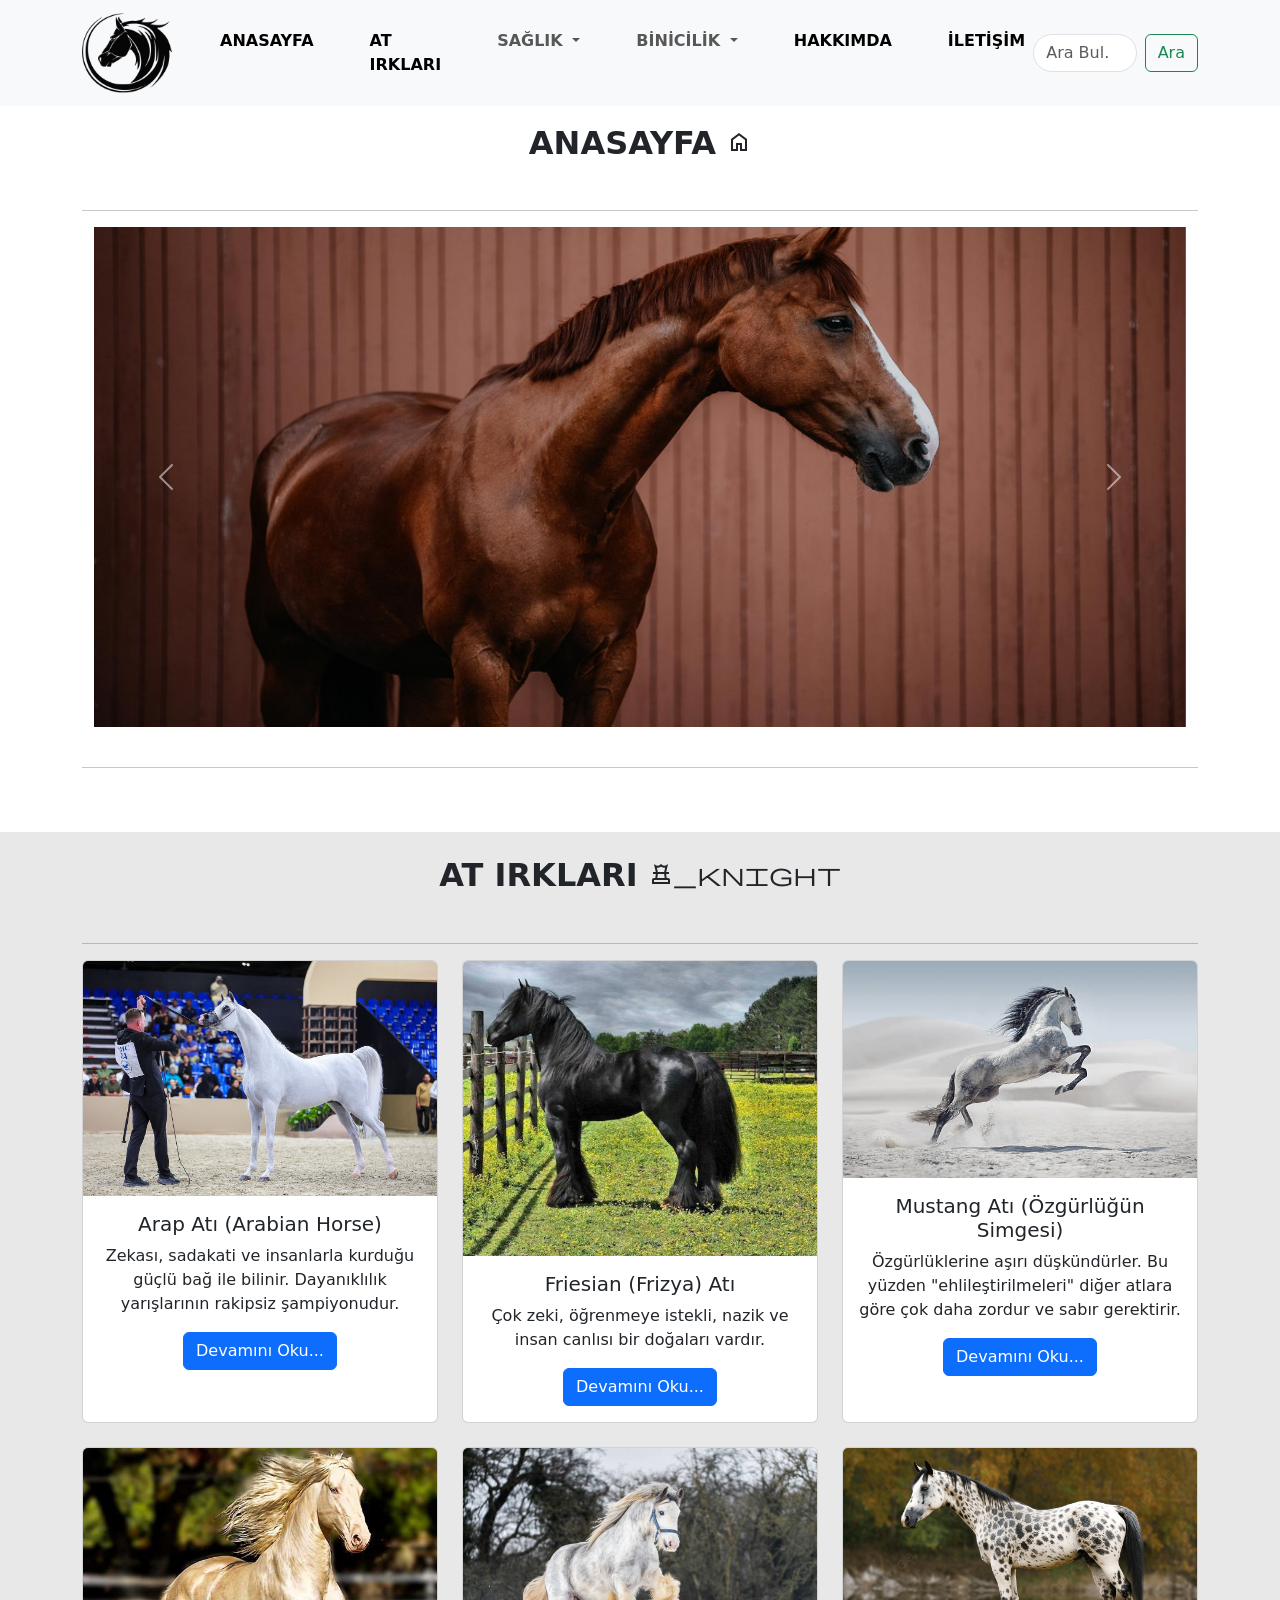
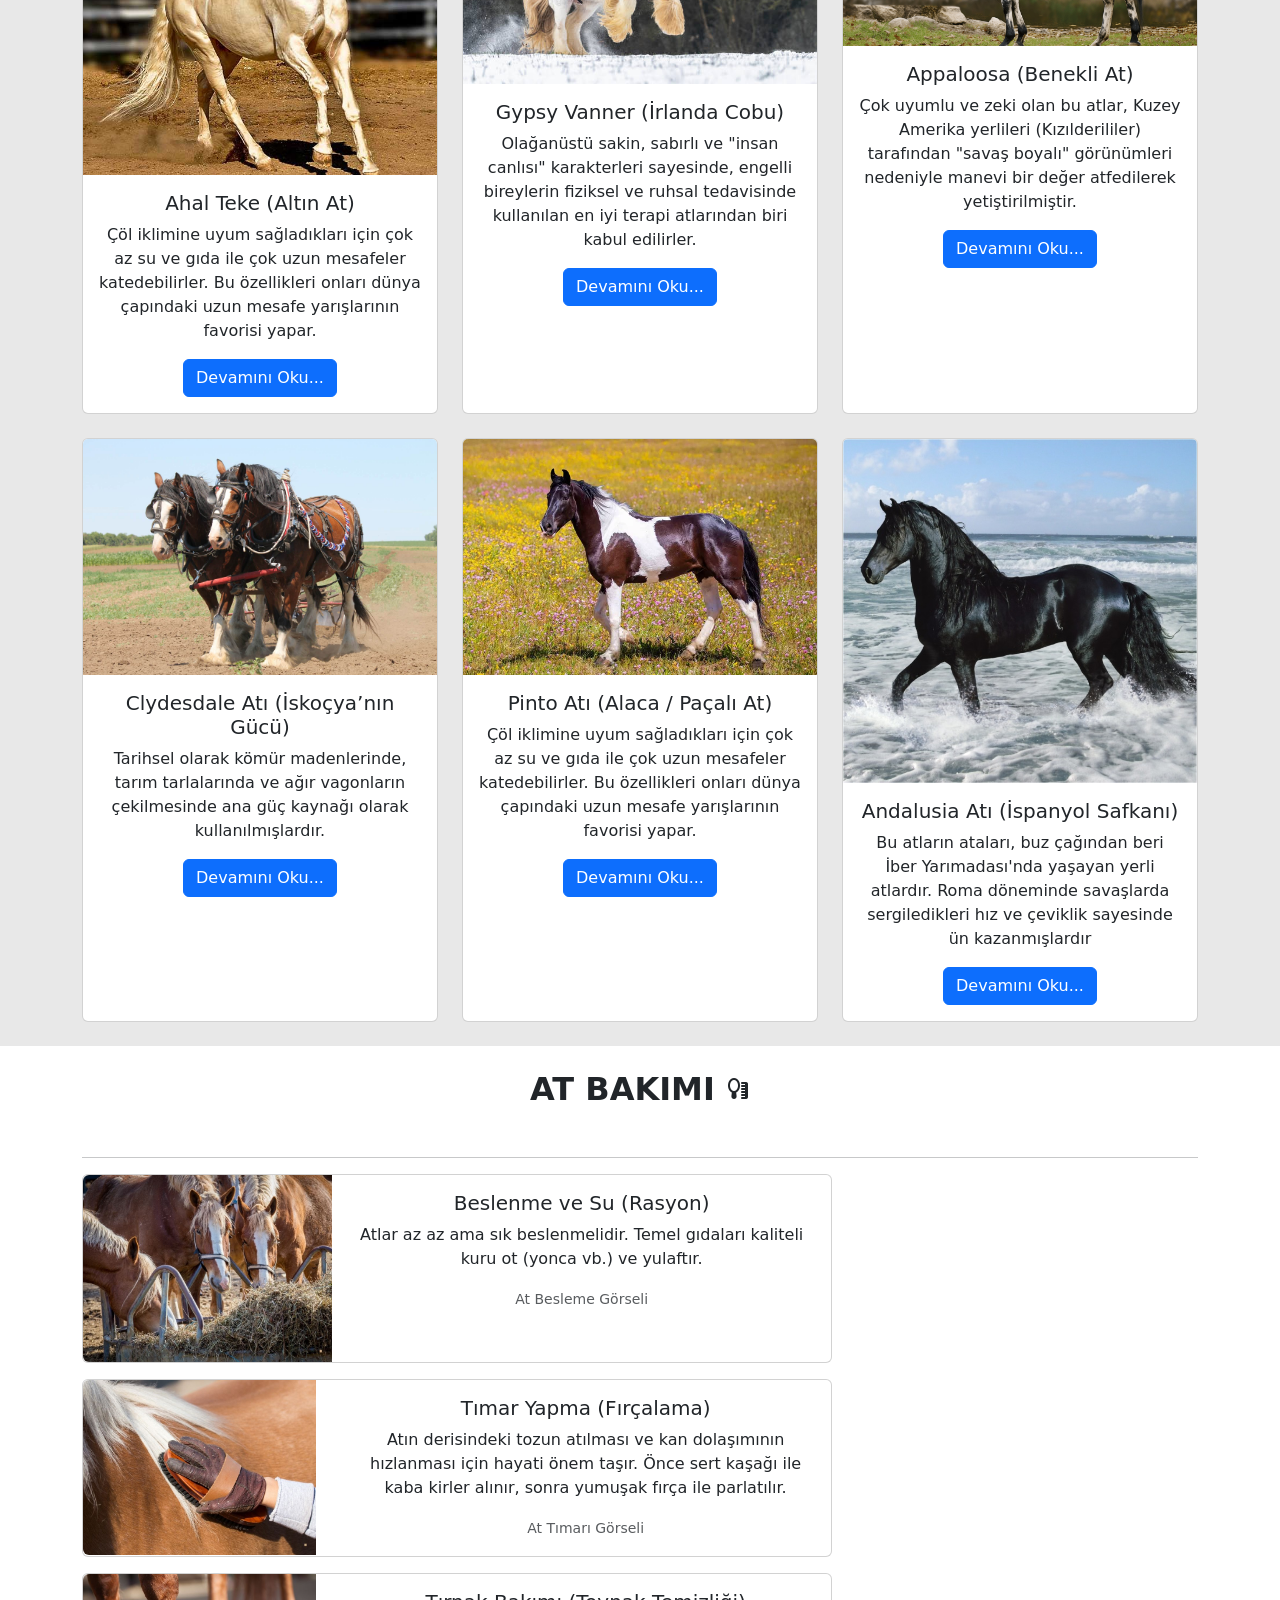
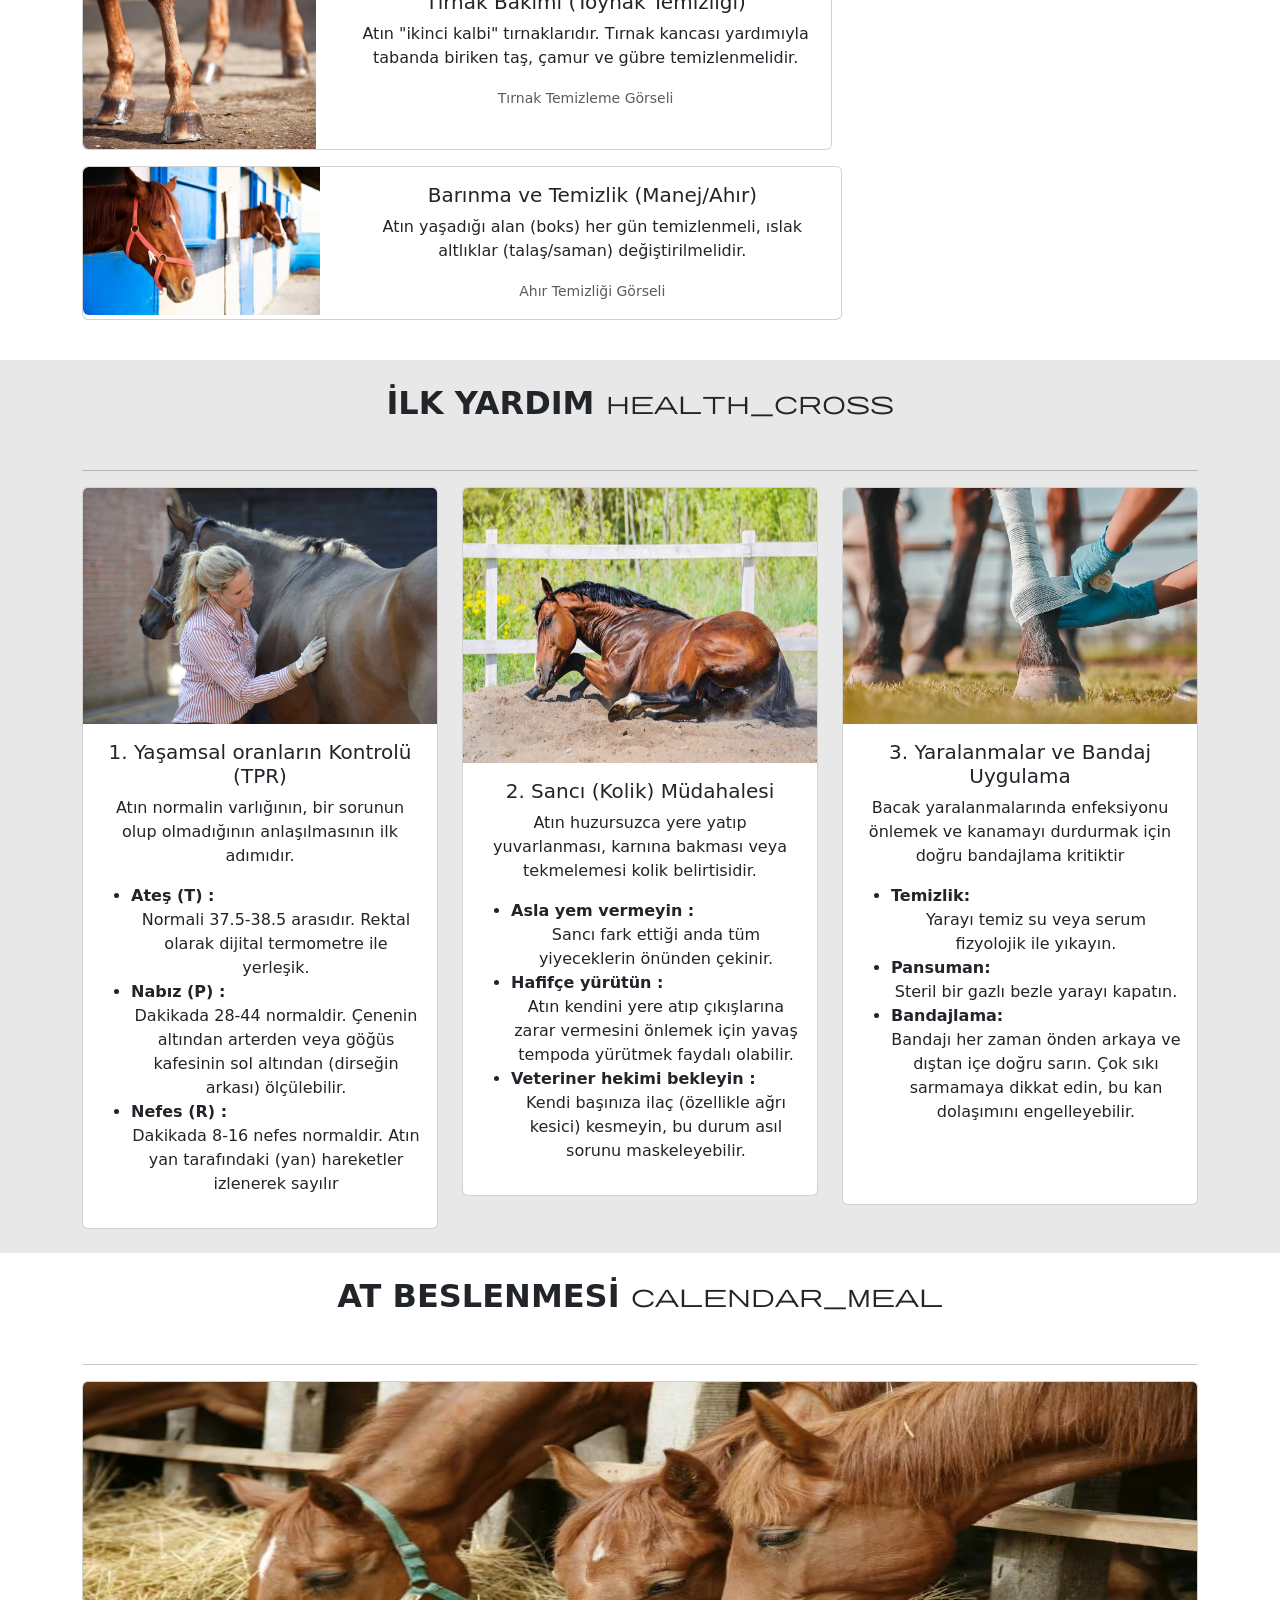
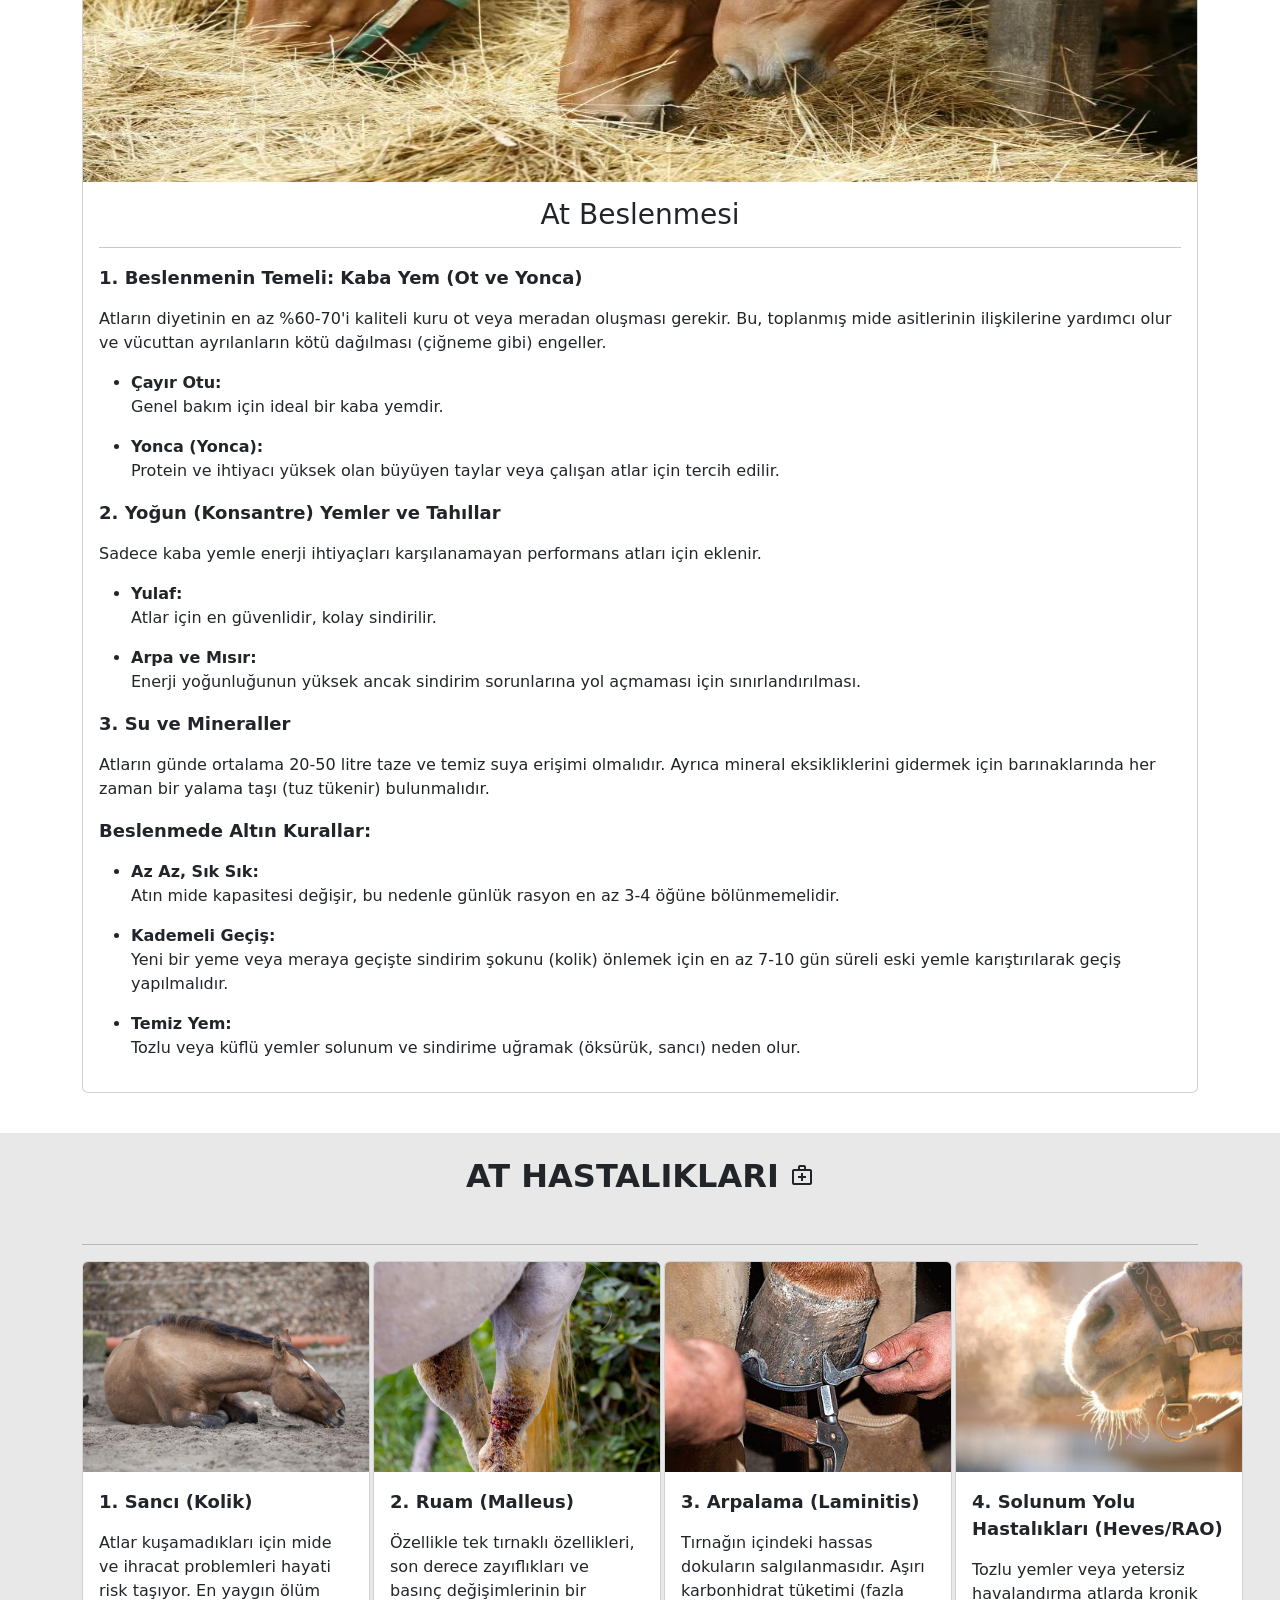
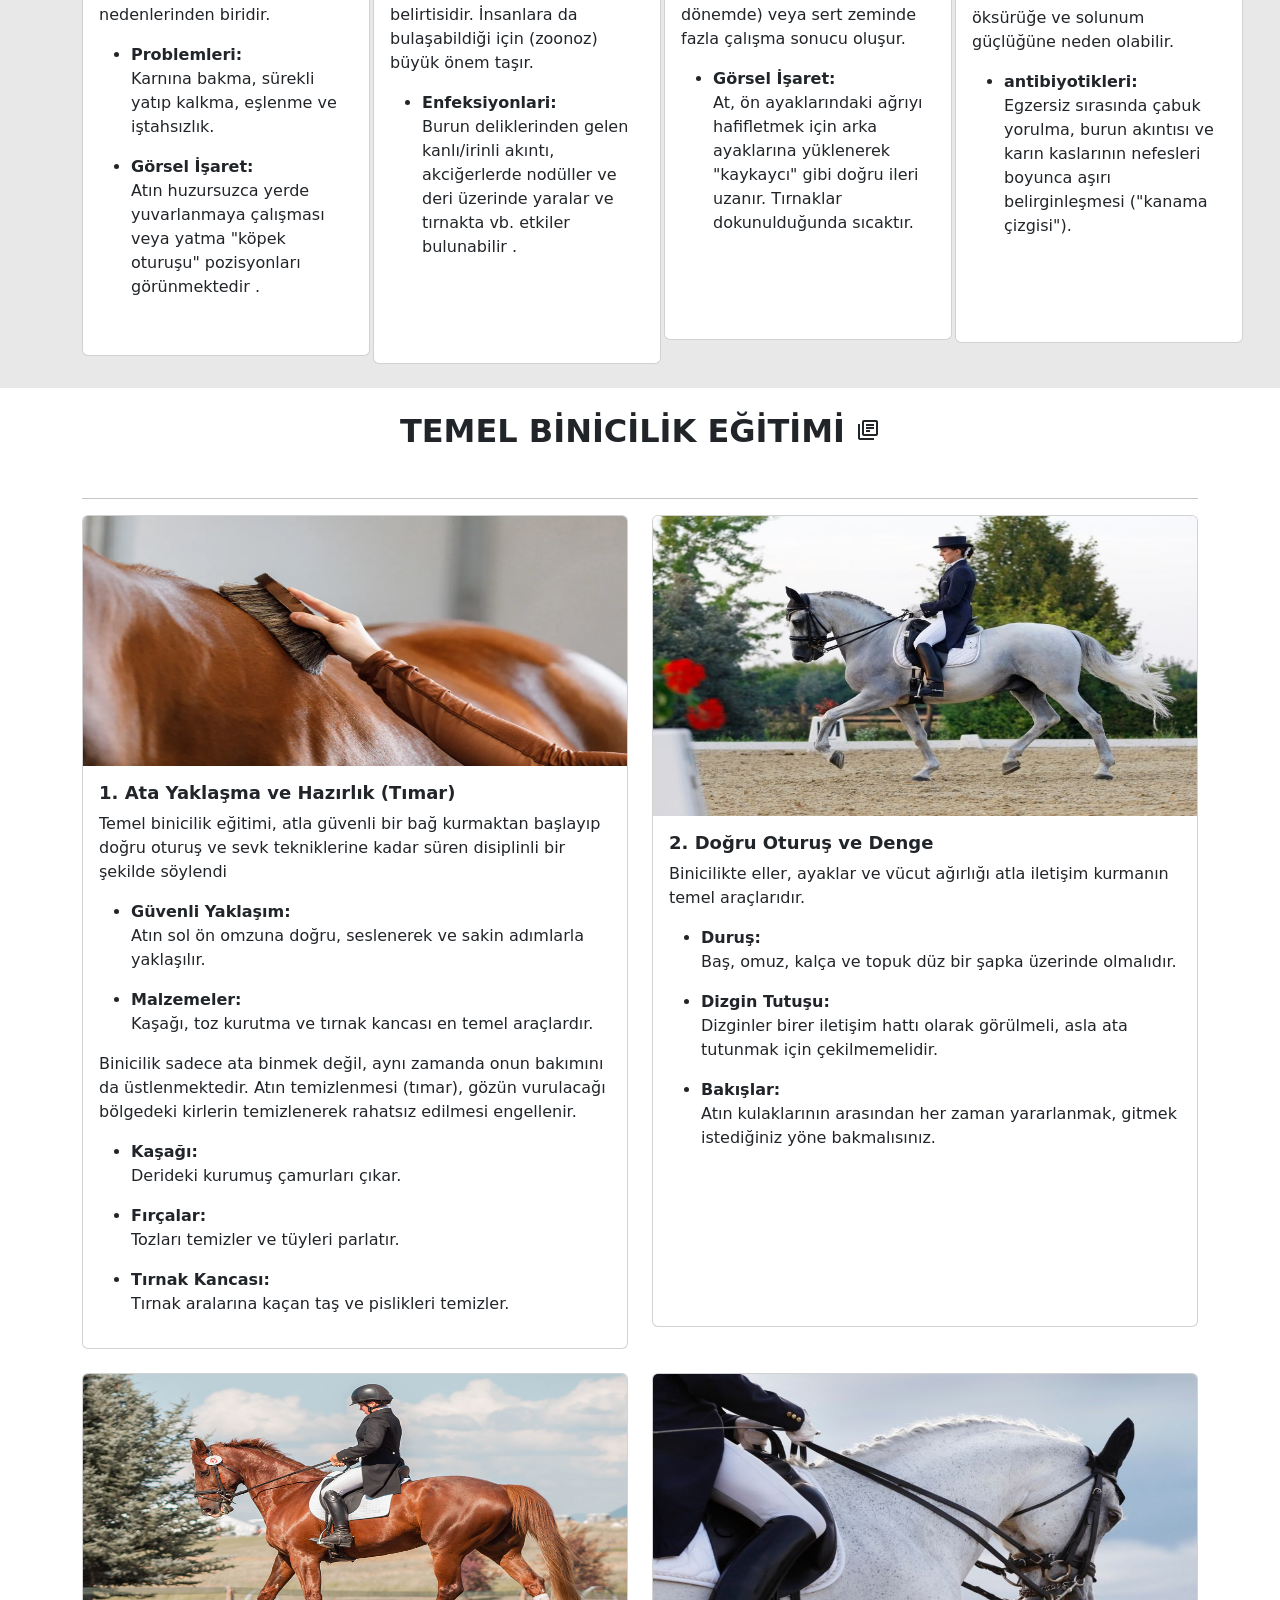
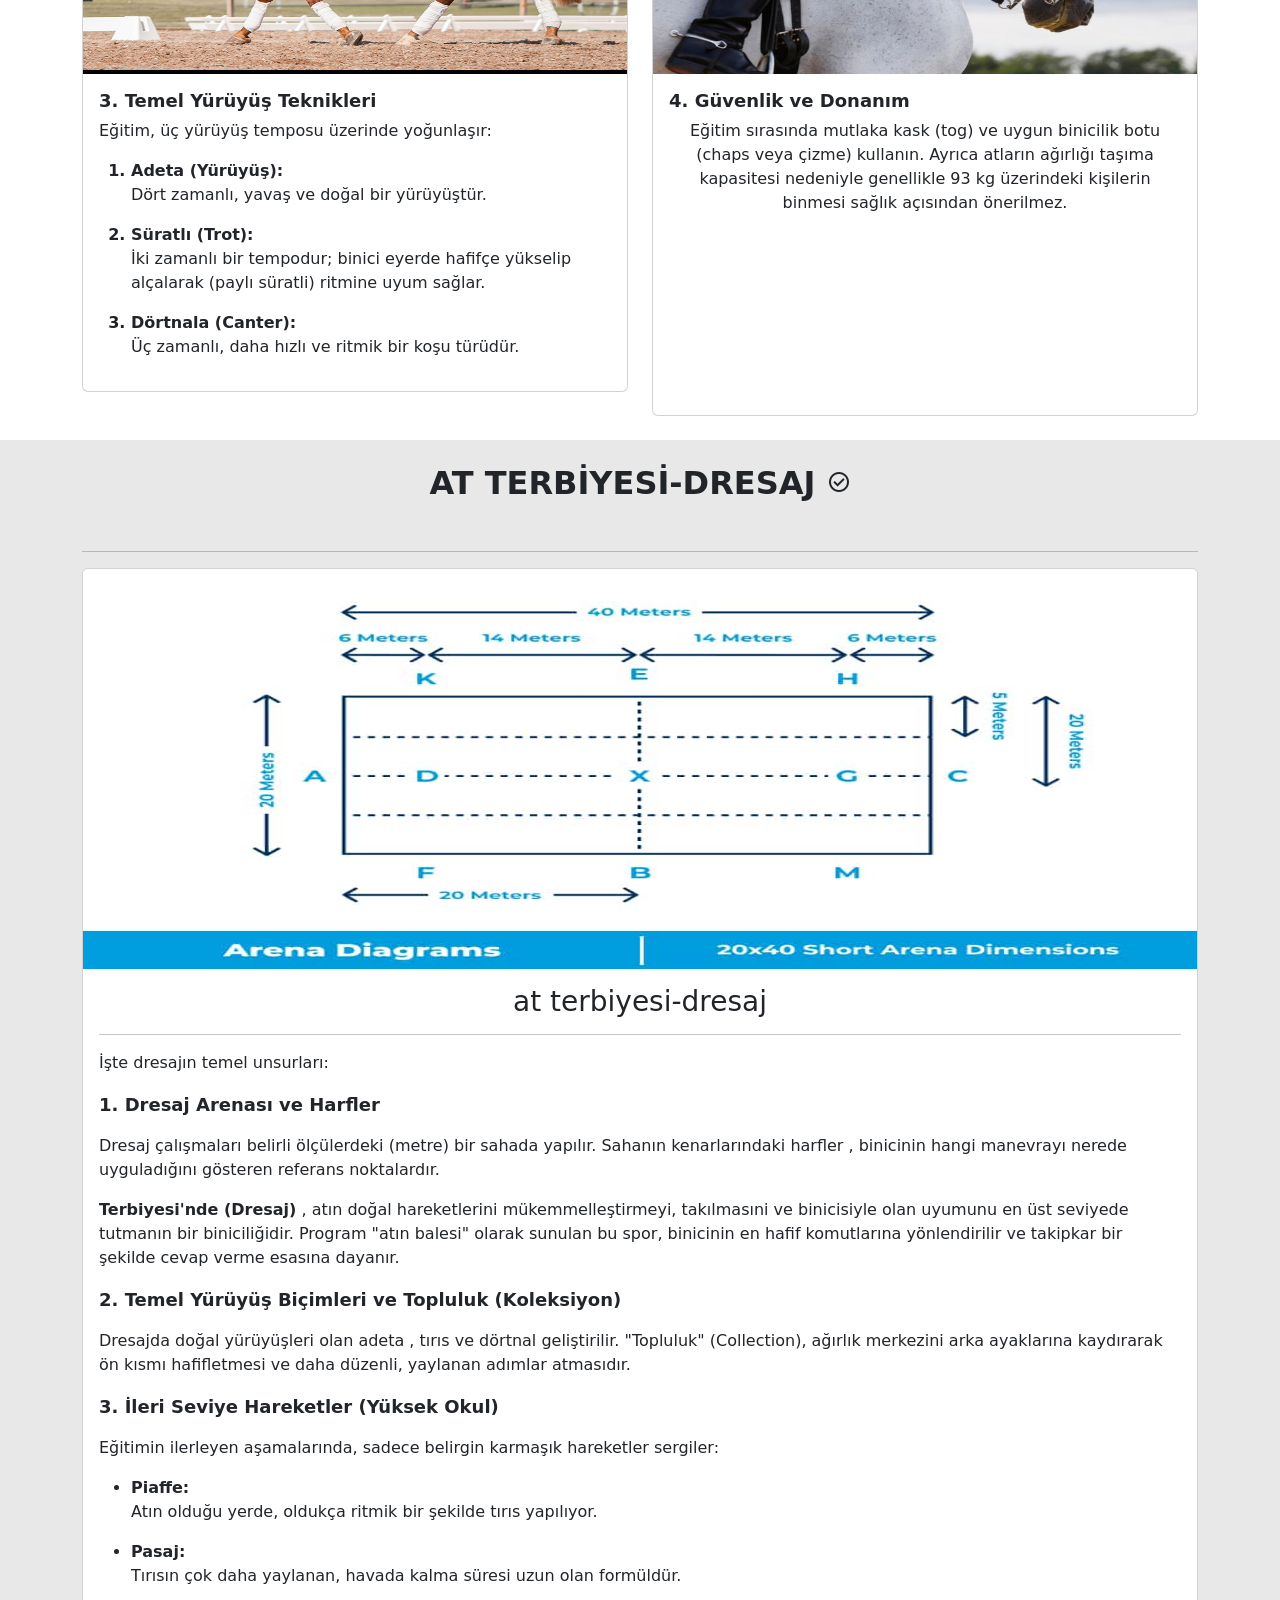
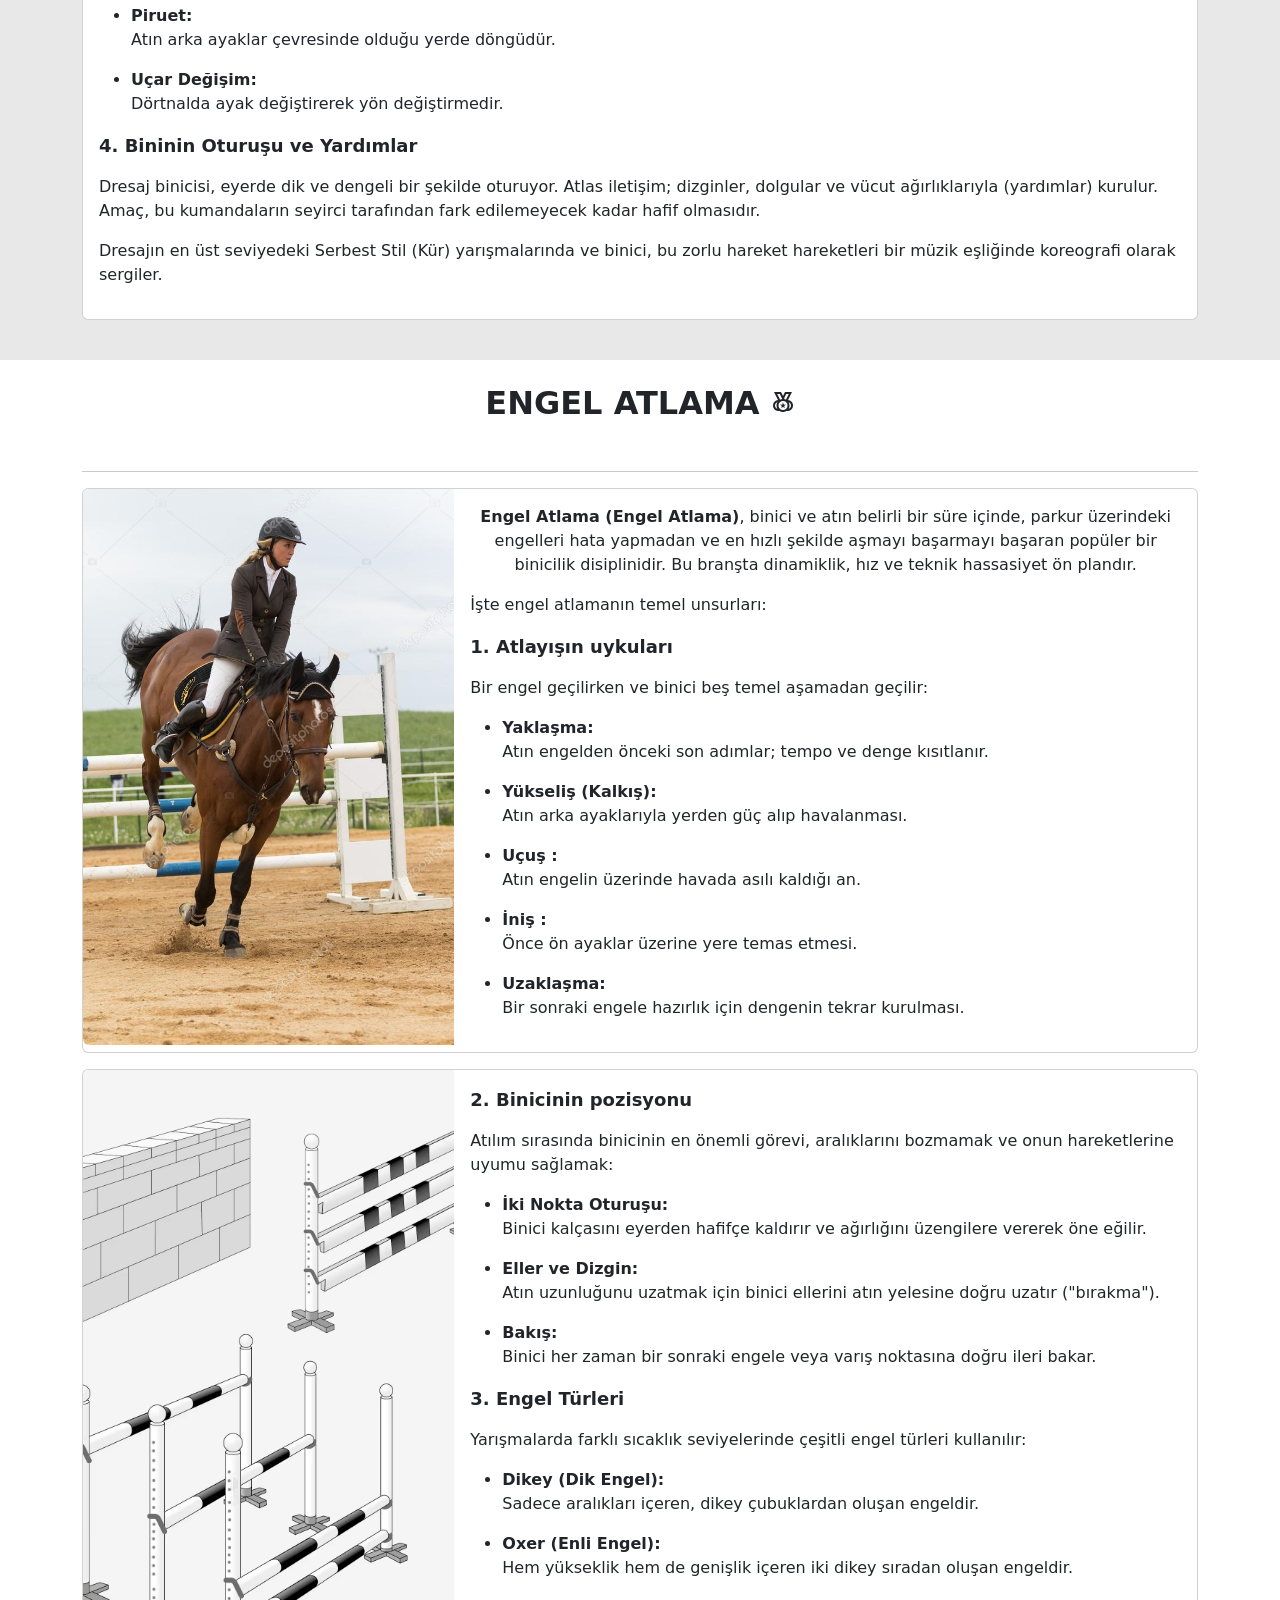
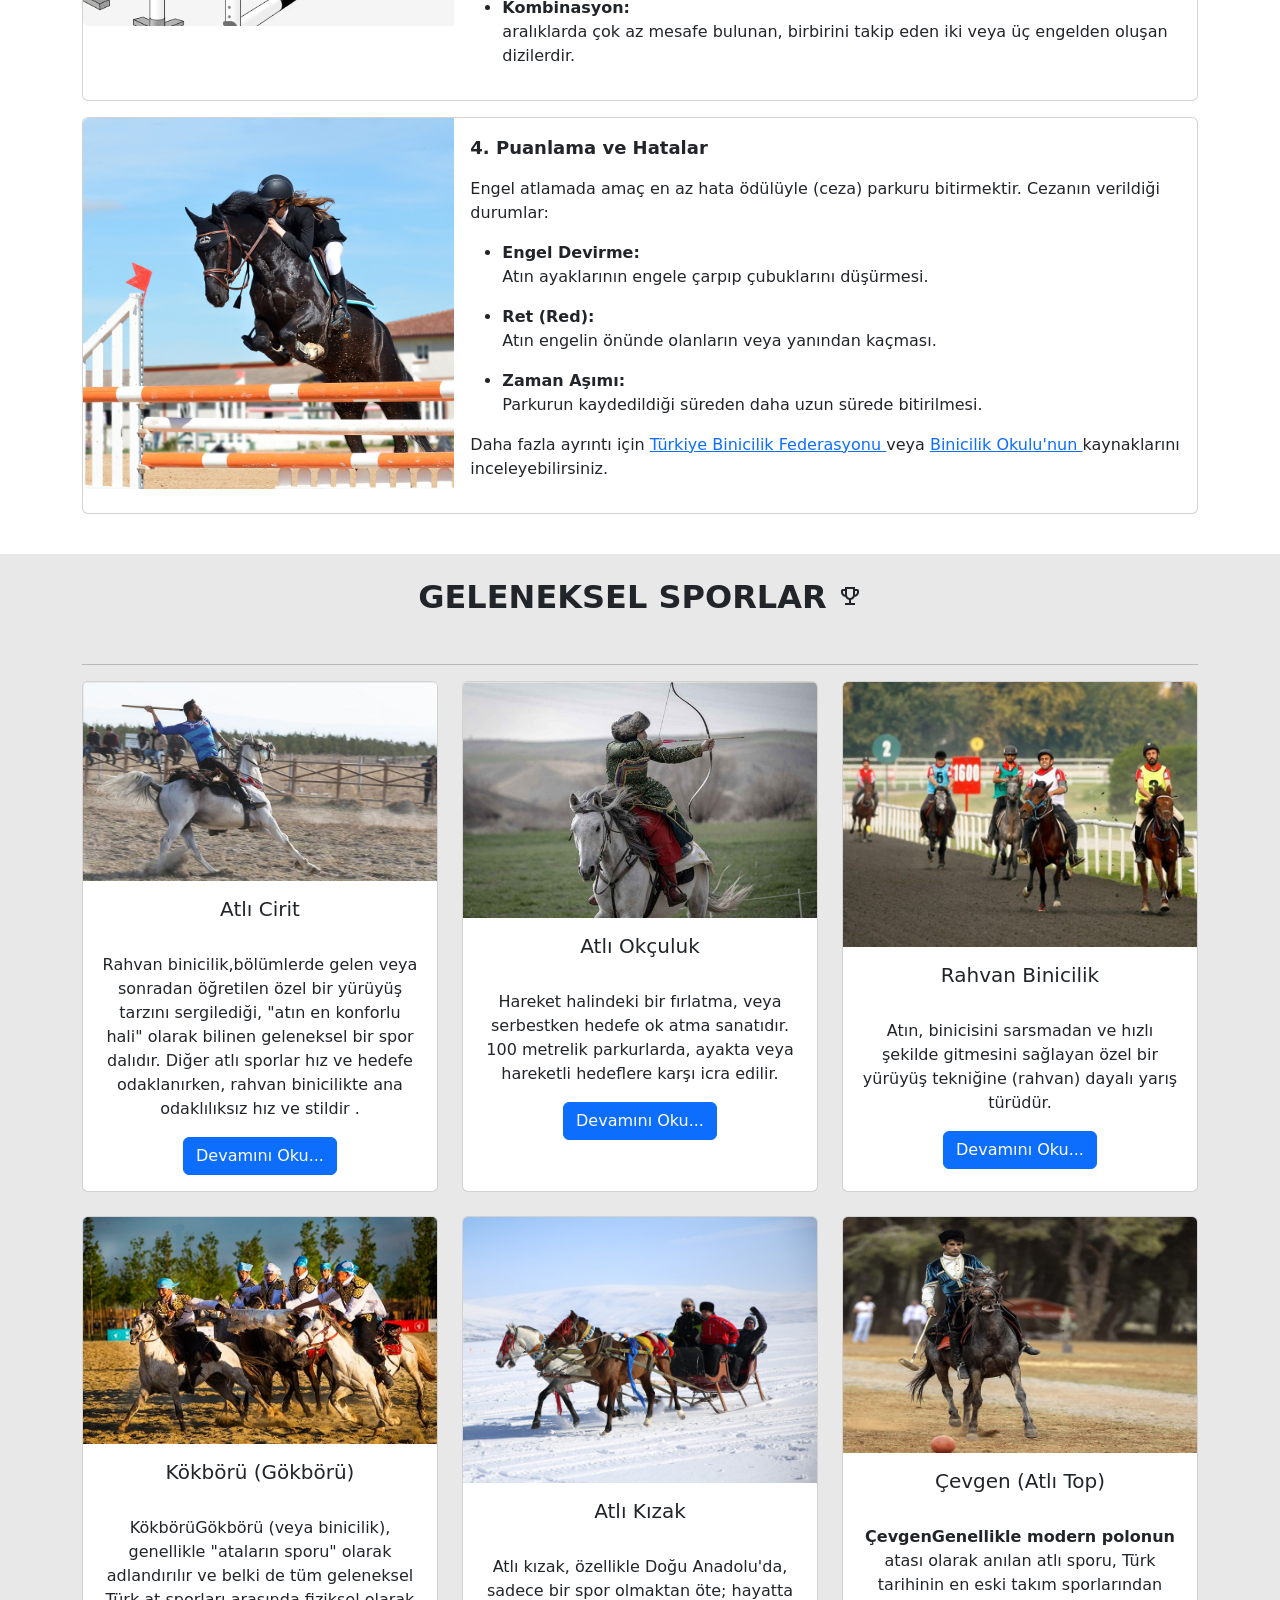
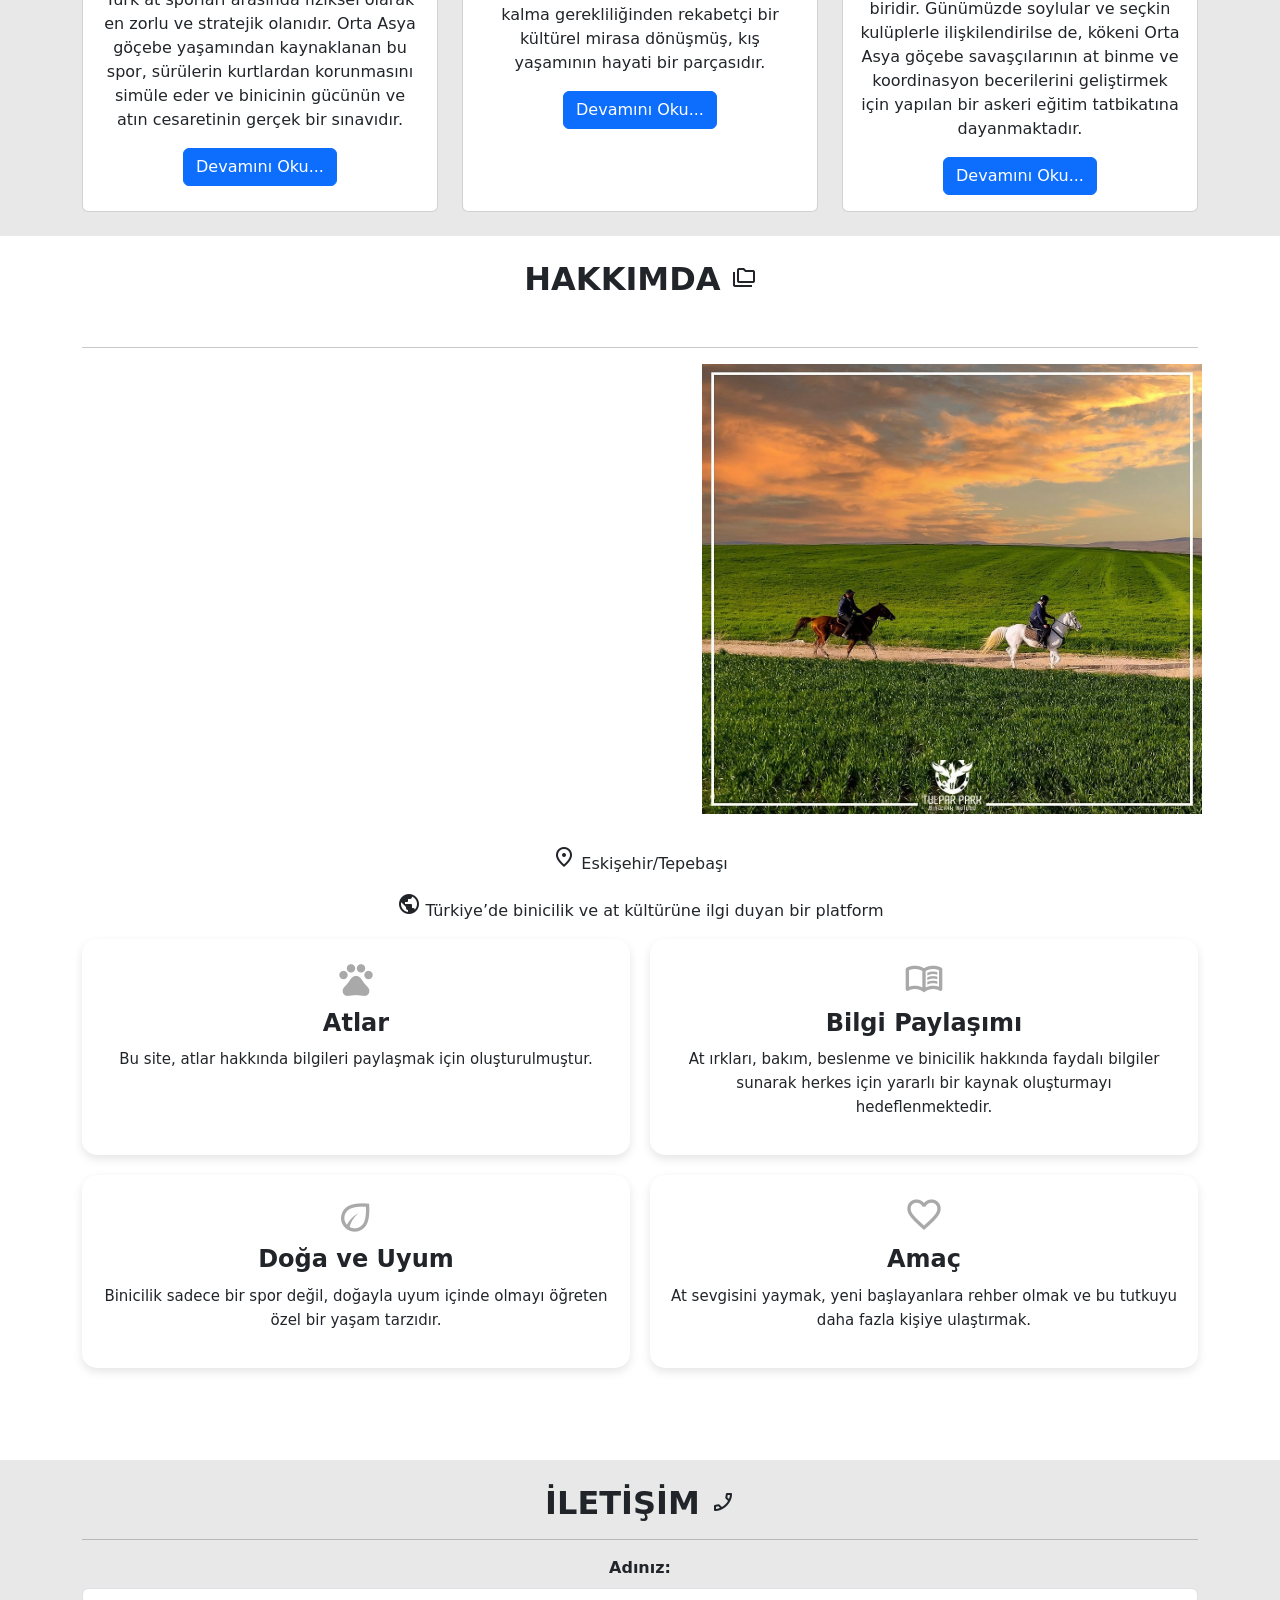
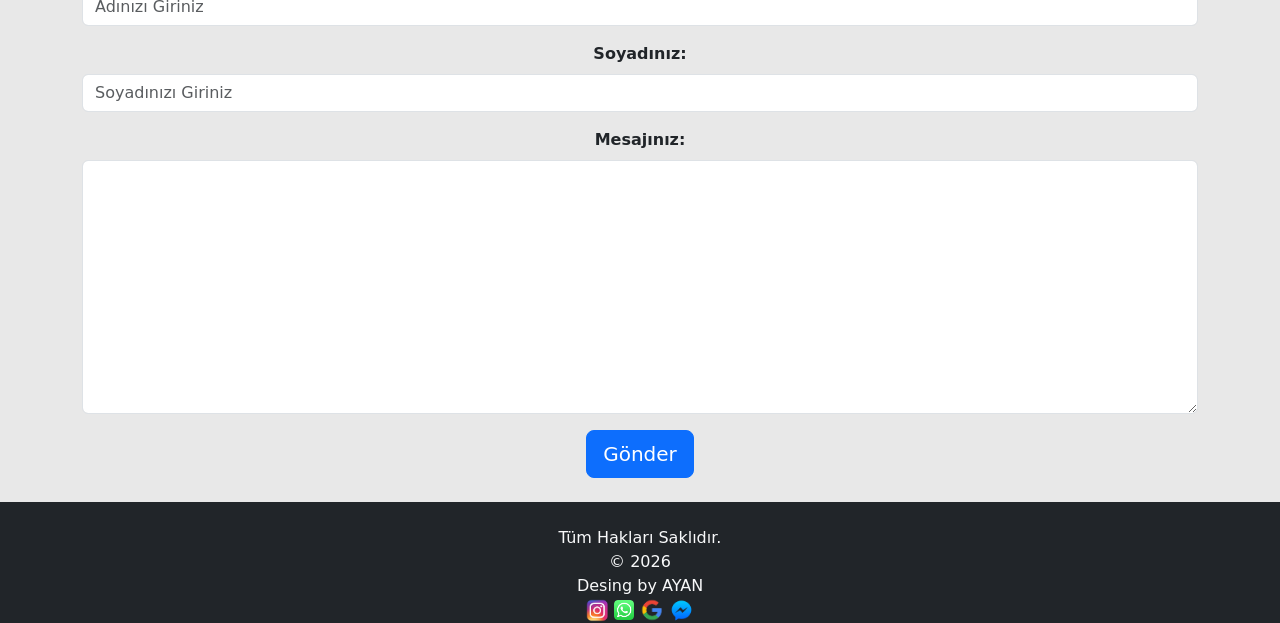
<file: index.html>
<!DOCTYPE html>
<html lang="en">
<head>
    <meta charset="UTF-8">
    <meta name="viewport" content="width=device-width, initial-scale=1.0">
    <title>Binicilik Kursu</title>
    <link rel="stylesheet" href="style.css">
    <link rel="stylesheet" href="https://fonts.googleapis.com/css2?family=Material+Symbols+Outlined:opsz,wght,FILL,GRAD@24,400,0,0&icon_names=search" />
    <link href="https://cdn.jsdelivr.net/npm/bootstrap@5.3.8/dist/css/bootstrap.min.css" rel="stylesheet" integrity="sha384-sRIl4kxILFvY47J16cr9ZwB07vP4J8+LH7qKQnuqkuIAvNWLzeN8tE5YBujZqJLB" crossorigin="anonymous">
<link rel="stylesheet" href="https://fonts.googleapis.com/css2?family=Material+Symbols+Outlined" />

</head>
<body>


     <div class="logo"> <img src="images/logo-yaninda-yazi.png" width="400" height="100"></div> 

    
<nav class="navbar navbar-expand-lg bg-body-tertiary fixed-top">
  <div class="container">
   
    <button class="navbar-toggler" type="button" data-bs-toggle="collapse" data-bs-target="#navbarScroll" aria-controls="navbarScroll" aria-expanded="false" aria-label="Toggle navigation">
      <span class="navbar-toggler-icon"></span>
    </button> <div class="logo"> <img src="images/logo5.png"  width="90" height="90"></div> 

    <div class="collapse navbar-collapse" id="navbarScroll">
      
      <ul class="navbar-nav me-auto my-2 my-lg-0 navbar-nav-scroll w" style="--bs-scroll-height: 100px;">
        <li class="nav-item">
        <a class="nav-link active fw-bold" aria-current="page" href="#ana" href="#ana">ANASAYFA</a>
      </li>
        <li class="nav-item">
          <a class="nav-link active fw-bold" aria-current="page" href="#irk">AT IRKLARI</a>
        </li>
        <li class="nav-item active dropdown ">
          <a class="nav-link dropdown-toggle fw-bold " href="#saglik" role="button" data-bs-toggle="dropdown" aria-expanded="false">
            SAĞLIK
          </a>
          <ul class="dropdown-menu">
            <li><a class="dropdown-item" href="#atbakim">At Bakımı</a></li>
            <li><a class="dropdown-item" href="#ilkyardim">İlk Yardım</a></li>
            <li><a class="dropdown-item" href="#atbeslenmesi">At Beslenmesi</a> </li>
            <li><a class="dropdown-item" href="#athastaliklari">At Hastalıkları</a></li>
          </ul>
        </li>
        <li class="nav-item active dropdown">
          <a class="nav-link dropdown-toggle fw-bold" href="#binicilik" role="button" data-bs-toggle="dropdown" aria-expanded="false">
           BİNİCİLİK
          </a>
          <ul class="dropdown-menu">
            <li><a class="dropdown-item" href="#temelbinicilik">Temel Binicilik Eğitimi</a></li>
            <li><a class="dropdown-item" href="#atterbiyesi">At Terbiyesi-Dresaj</a></li>
            <li><a class="dropdown-item" href="#engelatlama">Engel Atlama</a> </li>
            <li><a class="dropdown-item" href="#gelenekselspor">Geleneksel Sporlar</a></li>
          </ul>
        </li>
        <li class="nav-item">
        <a class="nav-link active fw-bold" aria-current="page"  href="#hakkimda">HAKKIMDA</a>
      </li>
         <li class="nav-item">
        <a class="nav-link active fw-bold" aria-current="page"  href="#iletisim">İLETİŞİM</a>
      </li>
      </ul>
      <form class="d-flex" role="search">
        <input class="form-control me-2" id="btn" type="search" placeholder="Ara Bul..." aria-label="Search"/>
        <button class="btn btn-outline-success" type="submit">Ara</button>
      </form>
    </div>
  </div>
</nav>
 


<!--Modal-->
<!-- Button trigger modal -->


<!-- Modal -->
<div class="modal fade" id="staticBackdrop" data-bs-backdrop="static" data-bs-keyboard="false" tabindex="-1" aria-labelledby="staticBackdropLabel" aria-hidden="true">
  <div class="modal-dialog">
    <div class="modal-content">
      <div class="modal-header">
        <h1 class="modal-title fs-5" id="staticBackdropLabel">Genel Bilgiler:</h1>
        <button type="button" class="btn-close" data-bs-dismiss="modal" aria-label="Close"></button>
      </div>
      <div class="modal-body">
        <ul>
          <li class="fw-bold">Kökeni:</li>TÜRK Yarımadası.
          <li class="fw-bold">Karakteri:</li> Zekası, sadakati ve yüksek enerjisiyle bilinir.
          <li class="fw-bold">Vücut Yapısı:</li> Kendine has kavisli bir yüz yapısı (konkav profil) ve yüksekte duran bir kuyruk yapısına sahiptir. Diğer atlardan farklı olarak bir eksik omur ve kaburga kemiği ile doğarlar; bu da onlara kısa ve güçlü bir sırt sağlar.
          <li class="fw-bold">Kullanım Alanı: </li>  Dayanıklılık (endurance) yarışlarında dünyanın en iyisidir. Çöl şartlarına uyum sağladığı için çok az suyla uzun mesafeler katedebilir.
        </ul>
        <p class="fw-bold">Neden Seçmelisin?</p> 
Arap atları sadece hızları için değil, aynı zamanda estetik görünümleri için de dünya çapında en çok tercih edilen "show" atlarıdır. Türk kültüründe de "Küheylan" olarak adlandırılan soylu atların temelini oluştururlar.
      </div>
      <div class="modal-footer">
        <button type="button" class="btn btn-secondary" data-bs-dismiss="modal">Kapat</button>
        
      </div>
    </div>
  </div>
</div>
<!--Modal End-->

<!-- Modal1 -->
<div class="modal fade" id="staticBackdrop1" data-bs-backdrop="static" data-bs-keyboard="false" tabindex="-1" aria-labelledby="staticBackdropLabel" aria-hidden="true">
  <div class="modal-dialog">
    <div class="modal-content">
      <div class="modal-header">
        <h1 class="modal-title fs-5" id="staticBackdropLabel">Genel Bilgiler:</h1>
        <button type="button" class="btn-close" data-bs-dismiss="modal" aria-label="Close"></button>
      </div>
      <div class="modal-body">
       
          <ul>
            <li class="fw-bold">Kökeni:</li>Hollanda (Friesland bölgesi). Orta Çağ'da şövalyeleri taşıyan savaş atlarının soyundan gelir.
            <li class="fw-bold">Karakteri:</li> Çok dayanıklı, çalışkan ve sakin bir mizaca sahiptir. Bu özellikleri nedeniyle hem askeri amaçlarla hem de ağır tarım işlerinde kullanılmıştır.
            <li class="fw-bold">Vücut Yapısı:</li> En belirgin özelliği "Palomino" rengidir; yani vücudu altın/kahve tonlarındayken yele ve kuyruğu kar beyazıdır. Orta boylu ama çok güçlü bir yapısı vardır
            <li class="fw-bold">Kullanım Alanı: </li> Dağ yürüyüşleri, hafif tarım işleri ve engel atlama sporlarında çok başarılıdır.
            <li class="fw-bold">Boyut: </li> Cidago Yüksekliği (Yerden omuz başına kadar): Genellikle 140 cm ile 152 cm arasındadır. (Bazı büyük türlerde 160 cm'yi zorlayabilir.)
            Ağırlık: Ortalama 350 kg ile 500 kg arasındadır.
          </ul>
      </div>
      <div class="modal-footer">
        <button type="button" class="btn btn-secondary" data-bs-dismiss="modal">Kapat</button>
        
      </div>
    </div>
  </div>
</div>
<!--Modal End-->

<!-- Modal2 -->
<div class="modal fade" id="staticBackdrop2" data-bs-backdrop="static" data-bs-keyboard="false" tabindex="-1" aria-labelledby="staticBackdropLabel" aria-hidden="true">
  <div class="modal-dialog">
    <div class="modal-content">
      <div class="modal-header">
        <h1 class="modal-title fs-5" id="staticBackdropLabel">Genel Bilgiler:</h1>
        <button type="button" class="btn-close" data-bs-dismiss="modal" aria-label="Close"></button>
      </div>
      <div class="modal-body">
        
          <ul>
            <li class="fw-bold">Kökeni:</li>Kuzey Amerika. Aslında İspanyol kâşifler tarafından getirilen atların doğaya kaçıp vahşileşmesiyle (feral) oluşan bir ırktır. "Mustang" kelimesi İspanyolca "sahipsiz hayvan" anlamına gelen mesteño kelimesinden gelir.
            <li class="fw-bold">Karakteri:</li> Bağımsızlığına en düşkün at ırkıdır. İnanılmaz derecede zeki ve hayatta kalma içgüdüleri çok gelişmiştir. Evcilleştirilmeleri sabır ister ama bir kez bağ kurduklarında çok sadıktırlar.
            <li class="fw-bold">Vücut Yapısı:</li> Çok farklı renklerde olabilirler (parçalı, düz, benekli). Doğada hayatta kalmaya çalıştıkları için son derece kemikli, kaslı ve tırnak yapıları beton kadar serttir.
            <li class="fw-bold">Önemi: </li> ABD yasalarıyla "Vahşi Batı'nın yaşayan sembolü" olarak koruma altına alınmışlardır.
            <li class="fw-bold">Boyut: </li> Genellikle 155 cm ile 175 cm (cidago yüksekliği) arasındadırlar. Güçlü, kaslı ve kompakt bir vücut yapıları vardır
          </ul>
      </div>
      <div class="modal-footer">
        <button type="button" class="btn btn-secondary" data-bs-dismiss="modal">Kapat</button>
        
      </div>
    </div>
  </div>
</div>
<!--Modal End2-->

<!-- Modal3 -->
<div class="modal fade" id="staticBackdrop3" data-bs-backdrop="static" data-bs-keyboard="false" tabindex="-1" aria-labelledby="staticBackdropLabel" aria-hidden="true">
  <div class="modal-dialog">
    <div class="modal-content">
      <div class="modal-header">
        <h1 class="modal-title fs-5" id="staticBackdropLabel">Genel Bilgiler:</h1>
        <button type="button" class="btn-close" data-bs-dismiss="modal" aria-label="Close"></button>
      </div>
      <div class="modal-body">
       
          <ul>
            <li class="fw-bold">Kökeni:</li> Orta Asya'nın kalbi olan günümüz Türkmenistan topraklarına dayanmaktadır. Bilimciler tarafından yaklaşık 3.000 yıl önce insanlar tarafından evcilleştirilmiş ilk at türlerinden biri olarak kabul edilir. 
            <li class="fw-bold">Karakteri:</li> Genellikle tek bir kişiye bağlanma huyuyla bilinir. "Tek binicili at" olarak tanımlanır; sahibine aşırı sadıktır ancak yabancılara karşı mesafeli olabilir
            <li class="fw-bold">Vücut Yapısı:</li>  Çok zarif, ince yapılı, uzun boyunlu ve atletiktir. "Çölün Yarışçısı" olarak bilinir; kumda batmadan hızla koşabilir. En belirgin özelliği, tüylerinin metalik bir parıltıya sahip olmasıdır. Kıl yapısı ışığı yansıtacak şekilde evrimleştiği için güneş altında altın veya gümüş gibi parlar.
            <li class="fw-bold">Kullanım Alanı: </li>yüksek atletizm yetenekleri ve dayanıklılıkları sayesinde tarih boyunca çok stratejik alanlarda kullanılmıştır.
            <li class="fw-bold">Boyut: </li>  Genellikle 150 cm ile 163 cm arasındadır. Bazı aygırlarda bu boy 165 cm’yi bulabilir. Ortalama 400 kg ile 500 kg arasındadır. Hafif olmaları, kum zeminlerde batmadan ilerlemelerine yardımcı olur.
          </ul>
      </div>
      <div class="modal-footer">
        <button type="button" class="btn btn-secondary" data-bs-dismiss="modal">Kapat</button>
        
      </div>
    </div>
  </div>
</div>
<!--Modal End3-->

<!-- Modal4 -->
<div class="modal fade" id="staticBackdrop4" data-bs-backdrop="static" data-bs-keyboard="false" tabindex="-1" aria-labelledby="staticBackdropLabel" aria-hidden="true">
  <div class="modal-dialog">
    <div class="modal-content">
      <div class="modal-header">
        <h1 class="modal-title fs-5" id="staticBackdropLabel">Genel Bilgiler:</h1>
        <button type="button" class="btn-close" data-bs-dismiss="modal" aria-label="Close"></button>
      </div>
      <div class="modal-body">
       
          <ul>
            <li class="fw-bold">Kökeni:</li> Büyük Britanya ve İrlanda. Göçebe topluluklar tarafından ağır yük arabalarını çekmek için özel olarak yetiştirilmiştir.
            <li class="fw-bold">Karakteri:</li>Dünyanın en uysal atlarından biri kabul edilir. "Yerdeki köpek kadar sakin" olarak tanımlanırlar; bu yüzden terapi atı olarak da kullanılırlar.
            <li class="fw-bold">Vücut Yapısı:</li>  En belirgin özelliği "Piebald" (siyah-beyaz parçalı) veya "Skewbald" (kahverengi-beyaz parçalı) tüy yapısıdır. Dizlerinden aşağı dökülen ipeksi ve çok yoğun tüy yığınları (paçalar) vardır.
            <li class="fw-bold">Kullanım Alanı: </li>  yüksek çeviklikleri ve estetik desenleri sayesinde günümüzde batı tarzı binicilik (western), engel atlama ve gösteri şovlarında en çok tercih edilen çok yönlü spor atlarıdır.
            <li class="fw-bold">Boyut: </li> Yaklaşık 140-155 cm boyundadır. Kısa boylu olmasına rağmen çok geniş ve güçlü bir göğüs yapısına sahiptir.
          </ul>
      </div>
      <div class="modal-footer">
        <button type="button" class="btn btn-secondary" data-bs-dismiss="modal">Kapat</button>
        
      </div>
    </div>
  </div>
</div>
<!--Modal End4-->

<!-- Modal 5-->
<div class="modal fade" id="staticBackdrop5" data-bs-backdrop="static" data-bs-keyboard="false" tabindex="-1" aria-labelledby="staticBackdropLabel" aria-hidden="true">
  <div class="modal-dialog">
    <div class="modal-content">
      <div class="modal-header">
        <h1 class="modal-title fs-5" id="staticBackdropLabel">Genel Bilgiler:</h1>
        <button type="button" class="btn-close" data-bs-dismiss="modal" aria-label="Close"></button>
      </div>
      <div class="modal-body">
       
          <ul>
            <li class="fw-bold">Kökeni:</li> ABD'nin kuzeybatısındaki Nez Perce yerlileri tarafından yetiştirilmiştir. Adını bölgedeki Palouse Nehri'nden alır.
            <li class="fw-bold">Karakteri:</li>  Çok zeki, çevik ve güvenilirdir. Yerliler tarafından avcılık ve savaş için yetiştirildikleri için yüksek odaklanma yeteneğine sahiptirler.
            <li class="fw-bold">Vücut Yapısı:</li> En belirgin özelliği benekli tüy yapısıdır. Ayrıca göz aklarının beyaz olması (insan gözü gibi) ve toynaklarının dikey çizgili olması onları diğer atlardan ayırır.
            <li class="fw-bold">Kullanım Alanı: </li>yüksek atletizm yetenekleri ve dayanıklılıkları sayesinde tarih boyunca çok stratejik alanlarda kullanılmıştır.
            <li class="fw-bold">Boyut: </li>   Genellikle 142-162 cm boyunda ve 430-570 kg ağırlığındadırlar ve 430 kg ile 545 kg (950 - 1,200 pounds) ağırlığındadırlar.

          </ul>
      </div>
      <div class="modal-footer">
        <button type="button" class="btn btn-secondary" data-bs-dismiss="modal">Kapat</button>
        
      </div>
    </div>
  </div>
</div>
<!--Modal End5-->

<!-- Modal6 -->
<div class="modal fade" id="staticBackdrop6" data-bs-backdrop="static" data-bs-keyboard="false" tabindex="-1" aria-labelledby="staticBackdropLabel" aria-hidden="true">
  <div class="modal-dialog">
    <div class="modal-content">
      <div class="modal-header">
        <h1 class="modal-title fs-5" id="staticBackdropLabel">Genel Bilgiler:</h1>
        <button type="button" class="btn-close" data-bs-dismiss="modal" aria-label="Close"></button>
      </div>
      <div class="modal-body">
       
          <ul>
            <li class="fw-bold">Kökeni:</li>İskoçya’nın Clyde Vadisi. Ağır tarım işleri ve kömür taşımacılığı için yetiştirilmiş "soğukkanlı" bir devdir.
            <li class="fw-bold">Karakteri:</li>  "Nazik Dev" unvanını Shire atları gibi onlar da taşır; son derece uysal, eğitimli ve sergilemeye meraklı bir yapıları vardır.
            <li class="fw-bold">Vücut Yapısı:</li>   Genellikle doru (kahverengi) renktedirler; ancak yüzlerinde geniş bir beyaz akıtma ve dört ayaklarında dizlerine kadar uzanan beyaz "çoraplar" (uzun ipeksi tüyler) bulunur.
            <li class="fw-bold">Kullanım Alanı: </li> devasa güçleri ve gösterişli yürüyüşleri sayesinde hem iş sahasında hem de eğlence sektöründe çok özel bir yere sahiptir. 
            <li class="fw-bold">Boyut: </li>  Yaklaşık 170-190 cm boyunda ve 800-1000 kg ağırlığındadırlar. Sadece bir nalı, normal bir at nalından iki kat daha büyüktür.
          </ul>
      </div>
      <div class="modal-footer">
        <button type="button" class="btn btn-secondary" data-bs-dismiss="modal">Kapat</button>
        
      </div>
    </div>
  </div>
</div>
<!--Modal End6-->

<!-- Modal7 -->
<div class="modal fade" id="staticBackdrop7" data-bs-backdrop="static" data-bs-keyboard="false" tabindex="-1" aria-labelledby="staticBackdropLabel" aria-hidden="true">
  <div class="modal-dialog">
    <div class="modal-content">
      <div class="modal-header">
        <h1 class="modal-title fs-5" id="staticBackdropLabel">Genel Bilgiler:</h1>
        <button type="button" class="btn-close" data-bs-dismiss="modal" aria-label="Close"></button>
      </div>
      <div class="modal-body">
       
          <ul>
            <li class="fw-bold">Kökeni:</li> İspanyol atlarının torunlarıdır ancak Kuzey Amerika yerlileri (Kızılderililer) tarafından özgürlüğün ve savaşın simgesi olarak kutsal kabul edilip yaygınlaştırılmıştır.
            <li class="fw-bold">Karakteri:</li>   Çok enerjik, akıllı ve insan odaklı bir yapıya sahiptir. Atlı sporlarda binicisiyle mükemmel bir uyum sergiler.
            <li class="fw-bold">Vücut Yapısı:</li>    En belirgin özelliği vücudundaki geniş beyaz lekelerdir. Genelde iki ana desenle tanınırlar: Overo (koyu renk üzerine düzensiz beyazlıklar) ve Tobiano (genelde beyaz bacaklar ve sırtta beyazlık).
            <li class="fw-bold">Kullanım Alanı: </li> Hem batı tarzı binicilikte hem de gösteri dünyasında estetik görünümü nedeniyle en çok tercih edilen ırklardan biridir.
            <li class="fw-bold">Boyut: </li>   Genellikle 142 cm ile 163 cm arasındadır. (Pinto ponyleri 142 cm altındayken, büyük binek türleri 160 cm üzerine çıkabilir.) Ortalama 430 kg ile 550 kg arasındadır.
          </ul>
      </div>
      <div class="modal-footer">
        <button type="button" class="btn btn-secondary" data-bs-dismiss="modal">Kapat</button>
        
      </div>
    </div>
  </div>
</div>
<!--Modal End7-->

<!-- Modal8-->
<div class="modal fade" id="staticBackdrop8" data-bs-backdrop="static" data-bs-keyboard="false" tabindex="-1" aria-labelledby="staticBackdropLabel" aria-hidden="true">
  <div class="modal-dialog">
    <div class="modal-content">
      <div class="modal-header">
        <h1 class="modal-title fs-5" id="staticBackdropLabel">Genel Bilgiler:</h1>
        <button type="button" class="btn-close" data-bs-dismiss="modal" aria-label="Close"></button>
      </div>
      <div class="modal-body">
       
          <ul>
            <li class="fw-bold">Kökeni:</li>adından da anlaşılacağı üzere İber Yarımadası'na (günümüz İspanya ve Portekiz toprakları) dayanmaktadır. Binlerce yıllık geçmişiyle dünyanın en köklü safkanlarından biridir 
            <li class="fw-bold">Karakteri:</li>   Olağanüstü derecede zeki ve uysaldır. Binicisiyle duygusal bir bağ kurar; bu yüzden "insan ruhunu anlayan at" olarak tanınır.
            <li class="fw-bold">Vücut Yapısı:</li>   Genellikle doru (kahverengi) renktedirler; ancak yüzlerinde geniş bir beyaz akıtma ve dört ayaklarında dizlerine kadar uzanan beyaz "çoraplar" (uzun ipeksi tüyler) bulunur.
            <li class="fw-bold">Kullanım Alanı: </li>  Klasik binicilik, at terbiyesi (dressage) ve savaş filmlerinde (heybetli duruşu nedeniyle) dünya çapında bir numaradır.
            <li class="fw-bold">Boyut: </li> Yaklaşık 155-165 cm boyundadır. Atletik ve yuvarlak hatlara sahip, tam bir güç sembolüdür.
          </ul>
      </div>
      <div class="modal-footer">
        <button type="button" class="btn btn-secondary" data-bs-dismiss="modal">Kapat</button>
        
      </div>
    </div>
  </div>
</div>
<!--Modal End8-->


<!--gelenekselS modal start-->
<!--modal 9 start-->

<div class="modal fade" id="staticBackdrop9" data-bs-backdrop="static" data-bs-keyboard="false" tabindex="-1" aria-labelledby="staticBackdropLabel" aria-hidden="true">
  <div class="modal-dialog">
    <div class="modal-content">
      <div class="modal-header">
        <h1 class="modal-title fs-5" id="staticBackdropLabel">Genel Bilgiler:</h1>
        <button type="button" class="btn-close" data-bs-dismiss="modal" aria-label="Close"></button>
      </div>
      <div class="modal-body">
       
        <p class="card-text fw-bold" id="baslik">Cirit Nedir?</p>
        <P id="metin">Ata sporumuz cirit; âdeta Türklerin savaşa hazırlık provasıdır. Günümüzde cirit meydanında oynanan “Cirit” savaş esnasında at ve insan hareketlerini geliştirmek üzere ortaya çıkmıştır. Orta Asya’dan bugüne kadar varlığını sürdüren geleneksel sporumuz cirit oyununun merkezi günümüzde Erzurum’dur.</P>
<p id="metin"><b>Cirit atı özellikleri</b> arasında korkusuz olması, hızlı ve çevik olması gelmektedir.</p>
       <p class="card-text fw-bold" id="baslik">Cirit Atlarında Aranan Özellikler:</p>
       <ul>
        <li class="fw-bold">Manevra Kabiliyeti ve Çeviklik:</li>Dar alanlarda keskin dönüşler yapabilmeli, rakibin hamlelerinden kıvrak bir şekilde sıyrılabilmelidir.
      <li>Oyun boyunca sürekli koşmak, yorgunluğa karşı dirençli olmak ve nefesinin kesilmemesi .</li>
      <li class="fw-bold"> İtaat ve Binici Uyumu:</li>Binici dizginleri ayrıldığında (cirit fırlatırken veya yakalarken) kendi yolunu koruyun ve komutlara milisaniyelik tepkiler vermeyi sağlar.
      <li class="fw-bold">Uluslararası Yapı:</li>Orta büyüklükte, kaslı, sağrılı, sağlam tırnaklı ve güçlü bacak yapısına sahip atlar tercih edilir. Türkiye'de özellikle Arap atları ve bu atların yerli ırklarla melezleri cirit için en uygun adaylar olarak görülür.
    </ul>

</div>
      <div class="modal-footer">
        <button type="button" class="btn btn-secondary" data-bs-dismiss="modal">Kapat</button>
        
      </div>
    </div>
  </div>
</div>
<!--modal 9 end-->

<!--modal 10 start-->

<div class="modal fade" id="staticBackdrop10" data-bs-backdrop="static" data-bs-keyboard="false" tabindex="-1" aria-labelledby="staticBackdropLabel" aria-hidden="true">
  <div class="modal-dialog">
    <div class="modal-content">
      <div class="modal-header">
        <h1 class="modal-title fs-5" id="staticBackdropLabel">Genel Bilgiler:</h1>
        <button type="button" class="btn-close" data-bs-dismiss="modal" aria-label="Close"></button>
      </div>
      <div class="modal-body">
       
        <p class="card-text fw-bold" id="baslik">Atlı Okçuluğun Temel Prensipleri</p>
        <P id="metin">Bu sporu diğerlerinden ayıran en büyük özellik, binicinin atı yönlendirmek için parmakların kullanılamamasıdır. Tamam atmak için iki el de meşgul olmadığında, tamamen ama yardımlarıyla ve sesli komutlarla kontrol edilir.</P>
       <ul>
        <li class="fw-bold">Ekipmanlar : </li>Geleneksel atlı okçulukta modern yaylar yerine organik (kompozit) Türk yayları kullanılır. Oklar genellikle ahşaptır. Biniciler, geleneksel Türk zırhları veya kaftanları giyerek bu kültürel dokuyu korurlar.
      <li class="fw-bold"> Zihni Disiplin :</li>Dört nala giderken vurmak, müdahaleci bir odaklanmayı gerektirir. Binici, düzenli ritmiyle kendi nefesini oluşturmak zorundaydı.
    </ul>
     <p class="card-text fw-bold" id="baslik">Müsabaka Parkurları ve Disiplinler</p>
     <p id="metin">Atlı okçuluk müsabakaları genellikle üç ana disiplin üzerinden yürütülür:</p>
     <ol>
      <li class="fw-bold">Parkur Tablası :</li>Yaklaşık 90-100 metrelik bir parkurda, dört kat boyunca hedefte (tabla) destek sağlanır. Hedefler ön, yan ve arka açıklarda yer alabilir.
    <li class="fw-bold">Kabak Parkuru : </li>Tarihi bir Osmanlı geleneğidir. Parkurun ortasında yüksek bir direğin seçilebilen bir hedef (kabak veya metal plaka) bulunur. Binici, direğin altından geriye doğru doğru (neredeyse dikey bir açıyla) ok atarak hedefi vurmaya çalışıyor.
    <li class="fw-bold">Kule Parkuru :</li> Daha çok Macar ekolünde yaygın olan, dönen bir kule üzerindeki hedeflere parkur boyunca sürekli ok atılmasını içeren bir disiplindir.
  </ol>
  <p class="card-text fw-bold" id="baslik">Puanlama Sistemi</p>
  <p id="metin">Puanlama; Hedefin vurulduğu nokta (merkeze yakınlık), parkuru bitirme süresi ve kullanılan okunan geleneksel olup olmaması gibi bölünmelere göre yapılır. Parkur kaydedilirse daha hızlı bitirilirse ek puan kazanılır.</p>

</div>
      <div class="modal-footer">
        <button type="button" class="btn btn-secondary" data-bs-dismiss="modal">Kapat</button>
        
      </div>
    </div>
  </div>
</div>

<!--modal 10 end-->

<!--modal 11 start-->
<div class="modal fade" id="staticBackdrop11" data-bs-backdrop="static" data-bs-keyboard="false" tabindex="-1" aria-labelledby="staticBackdropLabel" aria-hidden="true">
  <div class="modal-dialog">
    <div class="modal-content">
      <div class="modal-header">
        <h1 class="modal-title fs-5" id="staticBackdropLabel">Genel Bilgiler:</h1>
        <button type="button" class="btn-close" data-bs-dismiss="modal" aria-label="Close"></button>
      </div>
      <div class="modal-body">
       
        <p class="card-text fw-bold" id="baslik">Rahvan Yürüyüşü Nedir?</p>
        <P id="metin">Atın normalde dört temel yürüyüş (adeta, süratli, kenter, dörtnal) vardır. Rahvan , aynı parçaların (örneğin sağ ön ve sağ arka) birlikte oluşmasıyla oluşur, biniciyi hareket ettirir ve zıplatmayan özel bir ritimdir.</P>
       <ul>
        <li class="fw-bold">Binici Konforu : </li>Bu stilde yürürken sırtta neredeyse hiç sarsılmaz. Eskiden menzil atları ve posta taşıyıcıları, uzun mesafeleri yorulmadan ve biniciyi sarsmadan katetmek için bu yürüyüşleri tercih ederlerdi.
      <li class="fw-bold">Hız ve Ritim :</li>Rahvan, dörtnal kadar hızlı değil ancak süratli yürüyüşten çok daha hızlıdır. Önemli olan, bu ritmin bozulmasından (dörtnala kalkmadan) ve yüksek hıza durdurulmasıdır.

    </ul>
     <p class="card-text fw-bold" id="baslik">Rahvan Yarışları ve Kurallar</p>
     <p id="metin">Türkiye'de rahvan yarışları genellikle panayır havasında geçer ve kendine has kuralları vardır:</p>
     <ol>
      <li class="fw-bold">Disiplin :</li> Yarış boyunca rahvanı bozmamak gerekir. Heyecanlanıp dörtnala (bozuk yürüyüş) durursa, binicisi onu hemen yavaşlatıp tekrar rahvan ritmine sokmalıdır. Israrla hala bozan atlar diskalifiye edilir.
    <li class="fw-bold">Kategoriler : </li>Atlar genellikle yaşlarına ve erkek çocuklarına göre (Baş, Başaltı, Büyük Orta, Küçük Orta, Deste vb.) kategorilere ayrılır.
    <li class="fw-bold">Geleneksel Kıyafetler :</li> Biniciler genellikle yöresel elbiseler, çizmeler ve kasketlerle yarışlara katılarak kültürel görselliğini korurlar.
  </ol>
  <p class="card-text fw-bold" id="baslik">Rahvan Atlarının Özellikleri</p>
  <p id="metin">Rahvan'da koşamaz. Bu yetenek genellikle genetik bir mirastır. Türkiye'de özellikle Canik (Samsun) ve Ayvacık (Çanakkale) bölgelerinde yetişen yerli atlar rahvan yürüyüşlerine en yatkın ırklar olarak bilinir. Bu atlar genellikle orta boylu, kısa bacaklı ama oldukça kaslı ve dayanıklıdır.</p>

</div>
      <div class="modal-footer">
        <button type="button" class="btn btn-secondary" data-bs-dismiss="modal">Kapat</button>
        
      </div>
    </div>
  </div>
</div>
<!--modal 11 end-->
<!--modal 12 start-->

<div class="modal fade" id="staticBackdrop12" data-bs-backdrop="static" data-bs-keyboard="false" tabindex="-1" aria-labelledby="staticBackdropLabel" aria-hidden="true">
  <div class="modal-dialog">
    <div class="modal-content">
      <div class="modal-header">
        <h1 class="modal-title fs-5" id="staticBackdropLabel">Genel Bilgiler:</h1>
        <button type="button" class="btn-close" data-bs-dismiss="modal" aria-label="Close"></button>
      </div>
      <div class="modal-body">
       
        <p class="card-text fw-bold" id="baslik">Oyunun Özü</p>
        <P id="metin">"Kökbörü" adı "Mavi Kurt" anlamına gelir. En geleneksel biçiminde, oyuncular bir keçi leşini (günümüzde hayvan refahı için genellikle 30-35 kg'lık sentetik bir kalıp) kapıp belirlenmiş bir hedef alana teslim etmek için yarışırlar.</P>
       <ul>
        <li class="fw-bold">Takım Oyunu : </li>Genellikle her biri 12 oyuncudan oluşan (aynı anda sahada 4 oyuncu bulunan) iki takım tarafından oynanır.
        <li class="fw-bold">Hedef (Tay-Kazan) :</li> Oyuncular dörtnala giderken yerdeki hayvan leşini almalı, rakiplerinden korumalı ve sahanın karşı ucunda bulunan <i>Tay-Kazan adı verilen büyük, dairesel bir tümsek veya kaba atmalıdırlar.</i> 
    <li class="fw-bold">Fiziksel Zorluk : </li>Bu, yüksek temas gerektiren bir spordur. Biniciler, rakiplerini itmek ve engellemek için atlarını kullanırlar; hareket halindeki bir atın üzerinde asılı dururken ağır "kurtu" yukarı çekmek için muazzam bir üst vücut gücü gerekir.
      </ul>
     <p class="card-text fw-bold" id="baslik">"Börü" Efsanesi</p>
     <p id="metin">Tarihsel olarak, bu spor göçebe kabileler ve kurtlar arasındaki mücadeleyi yansıtır. Bir kurt sürüye saldırdığında, en cesur genç erkekler at sırtında onu avlardı. Geri dönüş yolunda, kurdun cesedini birbirlerine atarlardı; bu da zamanla savaşçıları barış zamanında savaşa hazır tutan rekabetçi bir spora dönüştü.</p>
     <p class="card-text fw-bold" id="baslik">Temel Kurallar ve Şartlar</p>
     <ol>
      <li class="fw-bold">Ulaka :</li> Uğruna kavga edilen nesne (leş veya sentetik ağırlık).
    <li class="fw-bold">Chaban :  </li>Bu oyunu oynayan yetenekli binicilere verilen isim.
    <li class="fw-bold">Yasak Hareketler :</li>Rakibin atına vurmak, ulakayı <i> eyer'e</i> bağlamak için ip kullanmak veya rakibe kırbaçla vurmak kesinlikle yasaktır.

  </ol>
  <p class="card-text fw-bold" id="baslik">Kökbörü'nün Atları</p>
  <p id="metin">Kökbörü atları özeldir. Diğer atların oluşturduğu "kalabalık" arasından korkutulmadan geçebilecek kadar inanılmaz derecede güçlü ve ağır olmaları gerekir. Binici yere eğildiğinde hareketsiz duracak ve ağırlık sabitlendiğinde anında depar atacak şekilde eğitilirler.
</p>

</div>
      <div class="modal-footer">
        <button type="button" class="btn btn-secondary" data-bs-dismiss="modal">Kapat</button>
        
      </div>
    </div>
  </div>
</div>

<!--modal 12 end-->

<!--modal 13 start-->

<div class="modal fade" id="staticBackdrop13" data-bs-backdrop="static" data-bs-keyboard="false" tabindex="-1" aria-labelledby="staticBackdropLabel" aria-hidden="true">
  <div class="modal-dialog">
    <div class="modal-content">
      <div class="modal-header">
        <h1 class="modal-title fs-5" id="staticBackdropLabel">Genel Bilgiler:</h1>
        <button type="button" class="btn-close" data-bs-dismiss="modal" aria-label="Close"></button>
      </div>
      <div class="modal-body">
       
        <p class="card-text fw-bold" id="baslik">Sporun Mekaniği</p>
        <P id="metin">Bu spor, atın gücü ile sürücünün (kızak sürücüsünün) buzlu arazide denge kurma yeteneği arasındaki uyuma dayanır.</P>
       <ul>
        <li class="fw-bold">Kızak:  </li>Geleneksel olarak meşe veya çam gibi sağlam ağaçlardan el yapımı olarak üretilen bu kızaklar, buz ve sıkıştırılmış kar üzerinde sorunsuz bir şekilde kaymak için metal kızak raylarına sahiptir. Hafif olmalarına rağmen yüksek hızlı titreşimlere dayanacak kadar sağlam olacak şekilde tasarlanmışlardır.
        <li class="fw-bold">Pist:</li> <b>Yarışlar genellikle düz, karla kaplı ovalarda veya en ünlü örneğiyle Çıldır Gölü'nün donmuş yüzeyinde yapılır</b> . Pistlerin uzunluğu genellikle 600 ila 1200 metre arasında değişir.
    <li class="fw-bold">Kategoriler:</li> <b>Tek atlı kızak</b> <i>( Tekli )</i> ve <b>çift atlı kızak</b> <i>( Çiftli )</i> yarışmaları düzenlenmektedir .
      </ul>
     <p class="card-text fw-bold" id="baslik">"Kış" Atları</p>
     <p id="metin">Her at, sıfırın altındaki sıcaklıklara ve donmuş bir gölün kaygan yüzeyine dayanamaz.</p>
  
     <ul>
      <li class="fw-bold">Nallama (At Nalbantlığı): </li> Bu, en kritik teknik detaydır. Atın buz üzerinde sağlam bir şekilde tutunmasını sağlamak, kaymaları ve yaralanmaları önlemek için sivri uçlu (kalkan şeklinde) "kış nalları" kullanılır.
    <li class="fw-bold">Irklar: </li>Kalın tüyleri ve sert Kafkas kışlarına doğal dirençleri nedeniyle Erzurum ve Kars bölgelerine özgü yerel ırklar tercih edilmektedir.

  </ul>
  <p class="card-text fw-bold" id="baslik">Kültürel Önemi</p>
  <p id="metin">Atlı kızak, kış festivallerinin en önemli etkinliğidir. Kars, Ardahan ve Erzurum gibi şehirlerde bu yarışlara davul , zurna ve halk dansları eşlik eder . Uzun ve karanlık kış aylarında yerel ruhu canlı tutan sosyal bir buluşmadır.</p>
 
  <p class="card-text fw-bold" id="baslik">Nerede Görülebilir?</p>
<p id="metin">Bu deneyimi canlı olarak yaşamak istiyorsanız, genellikle buzların en kalın olduğu Şubat ayında düzenlenen Çıldır Gölü Altın At Kristal Kış Festivali en prestijli etkinliktir.</p>


</div>
      <div class="modal-footer">
        <button type="button" class="btn btn-secondary" data-bs-dismiss="modal">Kapat</button>
        
      </div>
    </div>
  </div>
</div>

<!--modal 13 end-->
<!--modal 14 star-->

<div class="modal fade" id="staticBackdrop14" data-bs-backdrop="static" data-bs-keyboard="false" tabindex="-1" aria-labelledby="staticBackdropLabel" aria-hidden="true">
  <div class="modal-dialog">
    <div class="modal-content">
      <div class="modal-header">
        <h1 class="modal-title fs-5" id="staticBackdropLabel">Genel Bilgiler:</h1>
        <button type="button" class="btn-close" data-bs-dismiss="modal" aria-label="Close"></button>
      </div>
      <div class="modal-body">
       
        <p class="card-text fw-bold" id="baslik">Oyun Nasıl Oynanır?</p>
        <P id="metin">Temel amaç, ucu kıvrık uzun bir tahta sopa kullanarak topu rakibin kalesine sokmaktır.</P>
       <ul>
        <li class="fw-bold">Çevgen Sopası: </li>Geleneksel olarak söğüt veya dişbudak gibi esnek ağaçlardan yapılan, topu yakalamak ve sürmek için kavisli veya "kancalı" bir uca sahip sopa.
        <li class="fw-bold">Top (Üst): </li>Tarihsel olarak sert ağaçtan veya doldurulmuş deriden yapılırdı.
        <li class="fw-bold">Saha:</li> Genellikle geniş, düz bir çimenlik alanda oynanır. Osmanlı döneminde bu özel sahalar Cündimeydanı olarak bilinirdi .
      <li class="fw-bold">Takımlar:</li> İki takım arasında oynanır ve bireysel hızdan ziyade paslaşmaya ve stratejik pozisyon almaya odaklanır.

      </ul>
     <p class="card-text fw-bold" id="baslik">Tarihsel Önemi</p>
     <p id="metin">Çevgen bir oyundan çok daha fazlasıydı; "kan dökülmeden yapılan bir savaş"tı.</p>
  
     <ul>
      <li class="fw-bold">Saray Geleneği:</li> <b> Selçuklu</b> ve <b>Osmanlı</b> saraylarında sevilen bir eğlenceydi . Sultanlar ve yüksek rütbeli komutanlar, barış zamanlarında taktiksel düşünme ve binicilik becerilerini korumak için bu oyunu oynarlardı.
    <li class="fw-bold">Edebi Varlığı:</li> Bu oyun , cesaret ve asaleti simgeleyen <i> Dede Korkut</i> öyküleri ve <i>Kutadgu Bilig</i> gibi klasik Türk edebiyatı ve destanlarında sıkça anılmaktadır .
    <li class="fw-bold">Küresel Etki:</li>İngilizler, Hindistan'da (Pers ve Orta Asya'dan yayılmış olan) bu oyunla karşılaştıklarında, kurallarını kodlayıp Batı'ya "Polo" olarak tanıttılar.
  </ul>
  <p class="card-text fw-bold" id="baslik">Çevgen'deki At</p>
  <p id="metin"><b>Çevgen atı son derece duyarlı</b> olmalıdır . Binici genellikle topa ulaşmak için eyerden oldukça fazla dışarı doğru eğildiğinden, at mükemmel bir dengeyi korumalı ve binicinin ağırlığındaki en ufak bir değişikliğe veya sesli komuta göre yön değiştirmelidir.  </p>

  <p class="card-text fw-bold" id="baslik">Nerede Görülebilir?</p>
<p id="metin">Bu deneyimi canlı olarak yaşamak istiyorsanız, genellikle buzların en kalın olduğu Şubat ayında düzenlenen Çıldır Gölü Altın At Kristal Kış Festivali en prestijli etkinliktir.</p>


</div>
      <div class="modal-footer">
        <button type="button" class="btn btn-secondary" data-bs-dismiss="modal">Kapat</button>
        
      </div>
    </div>
  </div>
</div>

<!--modal 14 end-->

<!--gelenekselS modal End-->

<!--anasayfa start-->
<section class="text-center p-4" id="ana">
  <div class="container"> 
          <h2 class="fw-bold">ANASAYFA <span class="material-symbols-outlined">
home
</span></h2>
      <br>
<hr>
<div id="carouselExample" class=" container carousel slide">
  <div class="carousel-inner">
    <div class="carousel-item active ">
      <img src="images/55.jpg" width="00" height="500" class="d-block w-100" alt="...">
    </div>
    <div class="carousel-item">
      <img src="images/1200x628.jfif"width="00" height="500" class="d-block w-100" alt="...">
    </div>
    <div class="carousel-item">
      <img src="images/beyazat.jpg"width="00" height="500" class="d-block w-100" alt="...">
    </div>
  </div>
  <button class="carousel-control-prev" type="button" data-bs-target="#carouselExample" data-bs-slide="prev">
    <span class="carousel-control-prev-icon" aria-hidden="true"></span>
    <span class="visually-hidden">Previous</span>
  </button>
  <button class="carousel-control-next" type="button" data-bs-target="#carouselExample" data-bs-slide="next">
    <span class="carousel-control-next-icon" aria-hidden="true"></span>
    <span class="visually-hidden">Next</span>
  </button> 
</div>
<br>
<hr>
  </div>
</section>
<!--anasayfa end-->





<!--At ırkları Start-->
<br>
<section class="text-center p-4" id="irk">
  <div class="container">
      <h2 class="fw-bold">AT IRKLARI <span class="material-symbols-outlined">
chess_knight
</span></h2>
      <br>
<hr>

<div class="row row-cols-1 row-cols-md-3 g-4">
  <div class="col">
    <div class="card h-100">
      <img src="images/arapati3.jpg" class="card-img-top" alt="...">
      <div class="card-body">
        <h5 class="card-title">Arap Atı (Arabian Horse)</h5>
        <p class="card-text">Zekası, sadakati ve insanlarla kurduğu güçlü bağ ile bilinir. Dayanıklılık yarışlarının rakipsiz şampiyonudur.</p>
        <button type="button" class="btn btn-primary" data-bs-toggle="modal" data-bs-target="#staticBackdrop">
         Devamını Oku...
        </button>
      </div>
    </div>
  </div>
  <div class="col">
    <div class="card h-100">
      <img src="images/Friesian (Frizya) Atı.jpg  " class="card-img-top" alt="...">
      <div class="card-body">
        <h5 class="card-title">Friesian (Frizya) Atı
        </h5>
        <p class="card-text"> Çok zeki, öğrenmeye istekli, nazik ve insan canlısı bir doğaları vardır.</p>
        <button type="button" class="btn btn-primary" data-bs-toggle="modal" data-bs-target="#staticBackdrop1">
          Devamını Oku...
        </button>
    
      </div>
    </div>
  </div>
  <div class="col">
    <div class="card h-100">
      <img src="images/Mustang Atı (Özgürlüğün Simgesi).jpg" class="card-img-top" alt="...">
      <div class="card-body">
        <h5 class="card-title">Mustang Atı (Özgürlüğün Simgesi)</h5>
        <p class="card-text">Özgürlüklerine aşırı düşkündürler. Bu yüzden "ehlileştirilmeleri" diğer atlara göre çok daha zordur ve sabır gerektirir.</p>
        <button type="button" class="btn btn-primary" data-bs-toggle="modal" data-bs-target="#staticBackdrop2">
          Devamını Oku...
        </button>
      </div>
    </div>
  </div>
  <div class="col">
    <div class="card h-100">
      <img src="images/AkhalTeke.jpg" class="card-img-top" alt="...">
      <div class="card-body">
        <h5 class="card-title">Ahal Teke (Altın At) </h5>
        <p class="card-text"> Çöl iklimine uyum sağladıkları için çok az su ve gıda ile çok uzun mesafeler katedebilirler. Bu özellikleri onları dünya çapındaki uzun mesafe yarışlarının favorisi yapar.</p>
        <button type="button" class="btn btn-primary" data-bs-toggle="modal" data-bs-target="#staticBackdrop3">
          Devamını Oku...
        </button>
      </div>
    </div>
  </div>


  <div class="col">
    <div class="card h-100">
      <img src="images/Gypsy Vanner (İrlanda Cobu).jpg" class="card-img-top" alt="...">
      <div class="card-body">
        <h5 class="card-title">Gypsy Vanner (İrlanda Cobu) </h5>
        <p class="card-text"> Olağanüstü sakin, sabırlı ve "insan canlısı" karakterleri sayesinde, engelli bireylerin fiziksel ve ruhsal tedavisinde kullanılan en iyi terapi atlarından biri kabul edilirler.</p>
        <button type="button" class="btn btn-primary" data-bs-toggle="modal" data-bs-target="#staticBackdrop4">
          Devamını Oku...
        </button>
      </div>
    </div>
  </div>

  <div class="col">
    <div class="card h-100">
      <img src="images/Appaloosa (Benekli At).jpg" class="card-img-top" alt="...">
      <div class="card-body">
        <h5 class="card-title">Appaloosa (Benekli At) </h5>
        <p class="card-text">  Çok uyumlu ve zeki olan bu atlar, Kuzey Amerika yerlileri (Kızılderililer) tarafından "savaş boyalı" görünümleri nedeniyle manevi bir değer atfedilerek yetiştirilmiştir.</p>
        <button type="button" class="btn btn-primary" data-bs-toggle="modal" data-bs-target="#staticBackdrop5">
          Devamını Oku...
        </button>
      </div>
    </div>
  </div>

  <div class="col">
    <div class="card h-100">
      <img src="images/Clydesdale Atı (İskoçya’nın Gücü).jpg" class="card-img-top" alt="...">
      <div class="card-body">
        <h5 class="card-title">Clydesdale Atı (İskoçya’nın Gücü)        </h5>
        <p class="card-text"> Tarihsel olarak kömür madenlerinde, tarım tarlalarında ve ağır vagonların çekilmesinde ana güç kaynağı olarak kullanılmışlardır.</p>
        <button type="button" class="btn btn-primary" data-bs-toggle="modal" data-bs-target="#staticBackdrop6">
          Devamını Oku...
        </button>
      </div>
    </div>
  </div>
  <div class="col">
    <div class="card h-100">
      <img src="images/attt.jfif" class="card-img-top" alt="...">
      <div class="card-body">
        <h5 class="card-title">Pinto Atı (Alaca / Paçalı At) </h5>
        <p class="card-text"> Çöl iklimine uyum sağladıkları için çok az su ve gıda ile çok uzun mesafeler katedebilirler. Bu özellikleri onları dünya çapındaki uzun mesafe yarışlarının favorisi yapar.</p>
        <button type="button" class="btn btn-primary" data-bs-toggle="modal" data-bs-target="#staticBackdrop7">
          Devamını Oku...
        </button>
      </div>
    </div>
  </div>
  <div class="col">
    <div class="card h-100">
      <img src="images/Andalusia Atı (İspanyol Safkanı).jpg" class="card-img-top" alt="...">
      <div class="card-body">
        <h5 class="card-title">Andalusia Atı (İspanyol Safkanı) </h5>
        <p class="card-text">Bu atların ataları, buz çağından beri İber Yarımadası'nda yaşayan yerli atlardır. Roma döneminde savaşlarda sergiledikleri hız ve çeviklik sayesinde ün kazanmışlardır </p>
        <button type="button" class="btn btn-primary" data-bs-toggle="modal" data-bs-target="#staticBackdrop8">
          Devamını Oku...
        </button>
      </div>
    </div>
  </div>
</div>
</div>

</section>

<!--At ırkları End-->


<!--sağlık start-->
<section class="text-center p-4"id="atbakim" >
  <div class="container">
      <h2 class="fw-bold">AT BAKIMI <span class="material-symbols-outlined">
self_care
</span></h2>
      <br><hr>
<div class="card  mb-3" style="max-width: 750px;">
<div class="row g-0">

<div class="col-md-4">
  <img src="images/Beslenme ve Su (Rasyon).jpg" class="img-fluid rounded-start" alt="...">
</div>
<div class="col-md-8">
  <div class="card-body">
    <h5 class="card-title">Beslenme ve Su (Rasyon)</h5>
    <p class="card-text">Atlar az az ama sık beslenmelidir. Temel gıdaları kaliteli kuru ot (yonca vb.) ve yulaftır.</p>
    <p class="card-text"><small class="text-body-secondary"> At Besleme Görseli</small></p>
  </div>
</div>
</div>
</div>
<div class="card mb-3" style="max-width: 750px;">
<div class="row">
<div class="col-md-4">
  <img src="images/Tımar Yapma (Fırçalama).jpg" class="img-fluid rounded-start" alt="...">
</div>
<div class="col-md-8">
  <div class="card-body">
    <h5 class="card-title">Tımar Yapma (Fırçalama)</h5>
    <p class="card-text">Atın derisindeki tozun atılması ve kan dolaşımının hızlanması için hayati önem taşır. Önce sert kaşağı ile kaba kirler alınır, sonra yumuşak fırça ile parlatılır.</p>
    <p class="card-text"><small class="text-body-secondary">At Tımarı Görseli</small></p>
  </div>
</div>
</div>
</div>

<!--xxxxxxxxxxxxxxxxxxxxxxxxxxxxxxxxxxxxxxxxxxxxxxxxxxxxxxxxxxxxxxxxxxxxxxxxxxxxxxxxxxxxxxxxxxxxxxxxxxxxxxxxx-->
<div class="card mb-3" style="max-width: 750px;">
  <div class="row">
  <div class="col-md-4">
    <img src="images/Tırnak Bakımı (Toynak Temizliği).jpg" class="img-fluid rounded-start" alt="...">
  </div>
  <div class="col-md-8">
    <div class="card-body">
      <h5 class="card-title">Tırnak Bakımı (Toynak Temizliği)</h5>
      <p class="card-text">Atın "ikinci kalbi" tırnaklarıdır. Tırnak kancası yardımıyla tabanda biriken taş, çamur ve gübre temizlenmelidir.</p>
      <p class="card-text"><small class="text-body-secondary"> Tırnak Temizleme Görseli</small></p>
    </div>
  </div>
  </div>
  </div>

  <div class="card mb-3" style="max-width: 760px;">
    <div class="row">
    <div class="col-md-4">
      <img src="images/Barınma ve Temizlik.webp" class="img-fluid rounded-start" alt="...">
    </div>
    <div class="col-md-8">
      <div class="card-body">
        <h5 class="card-title"> Barınma ve Temizlik (Manej/Ahır)</h5>
        <p class="card-text">Atın yaşadığı alan (boks) her gün temizlenmeli, ıslak altlıklar (talaş/saman) değiştirilmelidir.</p>
        <p class="card-text"><small class="text-body-secondary"> Ahır Temizliği Görseli</small></p>
      </div>
    </div>
    </div>
    </div>



</section>

<!--sağlık end-->

<!--İlk Yardım-->
<section class="text-center p-4"id="ilkyardim" >
  <div class="container">
      <h2 class="fw-bold">İLK YARDIM <span class="material-symbols-outlined">
health_cross
</span></h2>
      <br><hr>

      <div class="row row-cols-1 row-cols-md-3 g-4">
  <div class="col">
    <div class="card">
      <img src="images/respiratory.jpg" class="card-img-top" alt="...">
      <div class="card-body">
        <h5 class="card-title">1. Yaşamsal oranların Kontrolü (TPR)</h5>
        <p class="card-text">Atın normalin varlığının, bir sorunun olup olmadığının anlaşılmasının ilk adımıdır. </p>
        <ul>
          <li class="fw-bold">Ateş (T) :</li>Normali 37.5-38.5 arasıdır. Rektal olarak dijital termometre ile yerleşik.
           <li class="fw-bold">Nabız (P) : </li> Dakikada 28-44 normaldir. Çenenin altından arterden veya göğüs kafesinin sol altından (dirseğin arkası) ölçülebilir.
            <li class="fw-bold">Nefes (R) :</li>Dakikada 8-16 nefes normaldir. Atın yan tarafındaki (yan) hareketler izlenerek sayılır
        </ul>
      </div>
    </div>
  </div>
  <div class="col">
    <div class="card">
      <img src="images/2. Sancı (Kolik) Müdahalesi.jpg" height="275" class="card-img-top" alt="...">
      <div class="card-body">
        <h5 class="card-title">2. Sancı (Kolik) Müdahalesi</h5>
        <p class="card-text" >Atın huzursuzca yere yatıp yuvarlanması, karnına bakması veya tekmelemesi kolik belirtisidir.</p>
        <ul>
          <li class="fw-bold">Asla yem vermeyin :</li>Sancı fark ettiği anda tüm yiyeceklerin önünden çekinir.
          <li class="fw-bold">Hafifçe yürütün :</li>Atın kendini yere atıp çıkışlarına zarar vermesini önlemek için yavaş tempoda yürütmek faydalı olabilir.
       <li class="fw-bold">Veteriner hekimi bekleyin :</li>Kendi başınıza ilaç (özellikle ağrı kesici) kesmeyin, bu durum asıl sorunu maskeleyebilir.
        </ul>
      </div>
    </div>
  </div>
  <div class="col">
    <div class="card">
      <img src="images/Yaralanmalar ve Bandaj Uygulama.webp" class="card-img-top" alt="...">
      <div class="card-body">
        <h5 class="card-title">3. Yaralanmalar ve Bandaj Uygulama</h5>
        <p class="card-text">Bacak yaralanmalarında enfeksiyonu önlemek ve kanamayı durdurmak için doğru bandajlama kritiktir</p>
        <ul>
          <li class="fw-bold">Temizlik:</li>Yarayı temiz su veya serum fizyolojik ile yıkayın.
           <li class="fw-bold">Pansuman: </li> Steril bir gazlı bezle yarayı kapatın.
            <li class="fw-bold">Bandajlama: </li>Bandajı her zaman önden arkaya ve dıştan içe doğru sarın. Çok sıkı sarmamaya dikkat edin, bu kan dolaşımını engelleyebilir.
        </ul> <br> <br>
      </div>
    </div>
  </div>
  
</div>
  </div>
</section>

<!--ilk Yardım end-->


<!--at beslenmesi start-->
<section class="text-center p-4"id="atbeslenmesi" >
  <div class="container">
      <h2 class="fw-bold">AT BESLENMESİ <span class="material-symbols-outlined">
calendar_meal
</span></h2>
      <br><hr>
<div class="card mb-3">
  <img src="images/AT BESLENMESİ.avif" width="200" height="400" class="card-img-top" alt="...">
  <div class="card-body">
    <h3 class="card-title">At Beslenmesi</h3>
    <hr>
    <p class="card-text fw-bold" id="baslik">1. Beslenmenin Temeli: Kaba Yem (Ot ve Yonca)
</p>
<p id="metin">Atların diyetinin en az %60-70'i kaliteli kuru ot veya meradan oluşması gerekir. Bu, toplanmış mide asitlerinin ilişkilerine yardımcı olur ve vücuttan ayrılanların kötü dağılması (çiğneme gibi) engeller.
</p>
<ul>
  <li class="fw-bold">Çayır Otu:</li><p id="cumle">Genel bakım için ideal bir kaba yemdir.</p>
  <li class="fw-bold">Yonca (Yonca): </li><p id="cumle">Protein ve ihtiyacı yüksek olan büyüyen taylar veya çalışan atlar için tercih edilir.
</p>
</ul>
  <p class="card-text fw-bold" id="baslik">2. Yoğun (Konsantre) Yemler ve Tahıllar </p>
  <p id="metin">Sadece kaba yemle enerji ihtiyaçları karşılanamayan performans atları için eklenir.
    <ul>
  <li class="fw-bold">Yulaf:</li><p id="cumle">Atlar için en güvenlidir, kolay sindirilir.</p>
  <li class="fw-bold">Arpa ve Mısır: </li><p id="cumle">Enerji yoğunluğunun yüksek ancak sindirim sorunlarına yol açmaması için sınırlandırılması.
</p>
</ul>
<p class="card-text fw-bold" id="baslik">3. Su ve Mineraller </p>
  <p id="metin">Atların günde ortalama 20-50 litre taze ve temiz suya erişimi olmalıdır. Ayrıca mineral eksikliklerini gidermek için barınaklarında her zaman bir yalama taşı (tuz tükenir) bulunmalıdır.
    <p class="card-text fw-bold" id="baslik">Beslenmede Altın Kurallar: </p>
    <ul>
  <li class="fw-bold">Az Az, Sık Sık:</li><p id="cumle">Atın mide kapasitesi değişir, bu nedenle günlük rasyon en az 3-4 öğüne bölünmemelidir.</p>
  <li class="fw-bold">Kademeli Geçiş: </li><p id="cumle">Yeni bir yeme veya meraya geçişte sindirim şokunu (kolik) önlemek için en az 7-10 gün süreli eski yemle karıştırılarak geçiş yapılmalıdır.
    <li class="fw-bold">Temiz Yem: </li><p id="cumle">Tozlu veya küflü yemler solunum ve sindirime uğramak (öksürük, sancı) neden olur.</p>

</p>
</ul>
  </div>
</div>
  </div>
</section>
<!--at beslenmesi end-->


<!--at hastalıkları start-->
<section class="text-center p-4"id="athastaliklari" >
  <div class="container">
      <h2 class="fw-bold">AT HASTALIKLARI <span class="material-symbols-outlined">
medical_services
</span></h2>
      <br><hr>
<div class="row row-cols-1 row-cols-md-4 g-5">
  <div class="col">
<div class="card" style="width: 18rem;">
  <img src="images/1. Sancı (Kolik).jpg" height="210" class="card-img-top" alt="...">
  <div class="card-body">
      <p class="card-text fw-bold" id="baslik">1. Sancı (Kolik) </p>
    <p id="metin">Atlar kuşamadıkları için mide ve ihracat problemleri hayati risk taşıyor. En yaygın ölüm nedenlerinden biridir.
    <ul>
  <li class="fw-bold">Problemleri:</li><p id="cumle">Karnına bakma, sürekli yatıp kalkma, eşlenme ve iştahsızlık.</p>
  <li class="fw-bold">Görsel İşaret: </li><p id="cumle">Atın huzursuzca yerde yuvarlanmaya çalışması veya yatma "köpek oturuşu" pozisyonları görünmektedir .
</p>
</ul> <br>
  </div></div>
</div>
<div class="col">
<div class="card" style="width: 18rem;">
  <img src="images/Ruam (Malleus).jpg" height="210" class="card-img-top" alt="...">
  <div class="card-body">
      <p class="card-text fw-bold" id="baslik">2. Ruam (Malleus)</p>
    <p id="metin">Özellikle tek tırnaklı özellikleri, son derece zayıflıkları ve basınç değişimlerinin bir belirtisidir. İnsanlara da bulaşabildiği için (zoonoz) büyük önem taşır.
    <ul>
  <li class="fw-bold">Enfeksiyonlari: </li><p id="cumle">Burun deliklerinden gelen kanlı/irinli akıntı, akciğerlerde nodüller ve deri  üzerinde yaralar ve tırnakta vb. etkiler bulunabilir .

</p>
</ul><br> <br> <br>
  </div>
</div>
  </div> 

  <div class="col">
<div class="card" style="width: 18rem;">
  <img src="images/Arpılama (Laminitis).jpg" height="210" class="card-img-top" alt="...">
  <div class="card-body">
      <p class="card-text fw-bold" id="baslik">3.  Arpalama (Laminitis)</p>
    <p id="metin">Tırnağın içindeki hassas dokuların salgılanmasıdır. Aşırı karbonhidrat tüketimi (fazla dönemde) veya sert zeminde fazla çalışma sonucu oluşur.
    <ul>
  <li class="fw-bold">Görsel İşaret: </li><p id="cumle">At, ön ayaklarındaki ağrıyı hafifletmek için arka ayaklarına yüklenerek "kaykaycı" gibi doğru ileri uzanır. Tırnaklar dokunulduğunda sıcaktır.

</p>
</ul><br> <br> <br>
  </div>
</div>
  </div>

    <div class="col">
<div class="card" style="width: 18rem;">
  <img src="images/Solunum Yolu Hastalıkları.jpg" height="210" class="card-img-top" alt="...">
  <div class="card-body">
      <p class="card-text fw-bold" id="baslik">4. Solunum Yolu Hastalıkları (Heves/RAO)</p>
    <p id="metin">Tozlu yemler veya yetersiz havalandırma atlarda kronik öksürüğe ve solunum güçlüğüne neden olabilir.
    <ul>
  <li class="fw-bold">antibiyotikleri: </li><p id="cumle"> Egzersiz sırasında çabuk yorulma, burun akıntısı ve karın kaslarının nefesleri boyunca aşırı belirginleşmesi ("kanama çizgisi").

</p>
</ul><br> <br> <br>
  </div>
</div>
  </div>

</section>

<!--at hastalıkları end-->

<!--temeş binicilik eğitimi start-->
<section class="text-center p-4"id="temelbinicilik" >
  <div class="container">
      <h2 class="fw-bold">TEMEL BİNİCİLİK EĞİTİMİ <span class="material-symbols-outlined">
library_books
</span></h2>
      <br><hr>

      <div class="row row-cols-1 row-cols-md-2 g-4">
  <div class="col">
    <div class="card">
      <img src="images/Tımar.webp" width="200" height="250" class="card-img-top" alt="...">
      <div class="card-body">
        <h5 class="card-title fw-bold" id="baslik">1. Ata Yaklaşma ve Hazırlık (Tımar)</h5>
          
    <p id="metin">Temel binicilik eğitimi, atla güvenli bir bağ kurmaktan başlayıp doğru oturuş ve sevk tekniklerine kadar süren disiplinli bir şekilde söylendi

    <ul>
  <li class="fw-bold">Güvenli Yaklaşım: </li><p id="cumle"> Atın sol ön omzuna doğru, seslenerek ve sakin adımlarla yaklaşılır.
</p>
<li class="fw-bold">Malzemeler: </li><p id="cumle"> Kaşağı, toz kurutma ve tırnak kancası en temel araçlardır.
</p>
    </ul>
   <p id="metin">Binicilik sadece ata binmek değil, aynı zamanda onun bakımını da üstlenmektedir. Atın temizlenmesi (tımar), gözün vurulacağı bölgedeki kirlerin temizlenerek rahatsız edilmesi engellenir. </p>
     <ul>
  <li class="fw-bold">Kaşağı: </li><p id="cumle"> Derideki kurumuş çamurları çıkar.
</p>
<li class="fw-bold">Fırçalar:  </li><p id="cumle"> Tozları temizler ve tüyleri parlatır.
</p>
<li class="fw-bold">Tırnak Kancası:  </li><p id="cumle">  Tırnak aralarına kaçan taş ve pislikleri temizler.
</p>
    </ul>
  </div>
    </div>
  </div>
  <div class="col">
    <div class="card">
      <img src="images/Doğru Oturuş ve Denge.jpg" width="250" height="300" class="card-img-top" alt="...">
      <div class="card-body">
        <h5 class="card-title fw-bold" id="baslik">2. Doğru Oturuş ve Denge</h5>
          
    <p id="metin">Binicilikte eller, ayaklar ve vücut ağırlığı atla iletişim kurmanın temel araçlarıdır. 

    <ul>
  <li class="fw-bold">Duruş:  </li><p id="cumle"> Baş, omuz, kalça ve topuk düz bir şapka üzerinde olmalıdır.
</p>
<li class="fw-bold">Dizgin Tutuşu:  </li><p id="cumle">Dizginler birer iletişim hattı olarak görülmeli, asla ata tutunmak için çekilmemelidir.
</p>
 <li class="fw-bold">Bakışlar:</li><p id="cumle"> Atın kulaklarının arasından her zaman yararlanmak, gitmek istediğiniz yöne bakmalısınız. 
</p>
    </ul> <br> <br> <br> <br> <br> <br>
  
      </div>
    </div>
  </div>
  <div class="col">
    <div class="card">
      <img src="images/Temel Yürüyüş Teknikleri.jpg" width="250" height="300" class="card-img-top" alt="...">
      <div class="card-body">
            <h5 class="card-title fw-bold" id="baslik">3. Temel Yürüyüş Teknikleri</h5>
          
    <p id="metin">Eğitim, üç yürüyüş temposu üzerinde yoğunlaşır:</p>
    <ol>
  <li class="fw-bold">Adeta (Yürüyüş):   </li><p id="cumle">Dört zamanlı, yavaş ve doğal bir yürüyüştür.
</p>
<li class="fw-bold">Süratlı (Trot): </li><p id="cumle">İki zamanlı bir tempodur; binici eyerde hafifçe yükselip alçalarak (paylı süratli) ritmine uyum sağlar.
</p>
 <li class="fw-bold">Dörtnala (Canter): </li><p id="cumle">  Üç zamanlı, daha hızlı ve ritmik bir koşu türüdür.
</p>
    </ol>
      </div>
    </div>
  </div>
  <div class="col">
    <div class="card">
      <img src="images/Güvenlik ve Donanım.jpg" width="250" height="300"  class="card-img-top" alt="...">
      <div class="card-body">
       <h5 class="card-title fw-bold" id="baslik">4. Güvenlik ve Donanım</h5>
        <p class="card-text">Eğitim sırasında mutlaka kask (tog) ve uygun binicilik botu (chaps veya çizme) kullanın. Ayrıca atların ağırlığı taşıma kapasitesi nedeniyle genellikle 93 kg üzerindeki kişilerin binmesi sağlık açısından önerilmez. </p>
     <br><br> <br> <br> <br> <br> <br>
      </div>
    </div>
  </div>
</div>
      
  </div>
</section>

<!--temeş binicilik eğitimi end-->
   

<!--at terbiyesi start-->
<section class="text-center p-4"id="atterbiyesi" >
  <div class="container">
      <h2 class="fw-bold">AT TERBİYESİ-DRESAJ <span class="material-symbols-outlined">
check_circle
</span></h2>
      <br><hr>

      <div class="card mb-3">
  <img src="images/at terbiyesi-dresaj.jpg" width="300" height="400"  " class="card-img-top" alt="...">
  <div class="card-body">
   <h3 class="card-title">at terbiyesi-dresaj </h3>
   <hr>
   <P id="metin">İşte dresajın temel unsurları:</P>
    <p class="card-text fw-bold" id="baslik">1. Dresaj Arenası ve Harfler

</p>
<p id="metin">Dresaj çalışmaları belirli ölçülerdeki (metre) bir sahada yapılır. Sahanın kenarlarındaki harfler , binicinin hangi manevrayı nerede uyguladığını gösteren referans noktalardır.
</p>
<p id="metin"> <b>Terbiyesi'nde (Dresaj)</b> , atın doğal hareketlerini mükemmelleştirmeyi, takılmasıni ve binicisiyle olan uyumunu en üst seviyede tutmanın bir biniciliğidir. Program "atın balesi" olarak sunulan bu spor, binicinin en hafif komutlarına yönlendirilir ve takipkar bir şekilde cevap verme esasına dayanır. </p>
 
<p class="card-text fw-bold" id="baslik">2. Temel Yürüyüş Biçimleri ve Topluluk (Koleksiyon) </p>
  <p id="metin">Dresajda doğal yürüyüşleri olan adeta , tırıs ve dörtnal geliştirilir. "Topluluk" (Collection), ağırlık merkezini arka ayaklarına kaydırarak ön kısmı hafifletmesi ve daha düzenli, yaylanan adımlar atmasıdır.
  </p>
<p class="card-text fw-bold" id="baslik">3. İleri Seviye Hareketler (Yüksek Okul) </p>
  <p id="metin">Eğitimin ilerleyen aşamalarında, sadece belirgin karmaşık hareketler sergiler:
    <ul>
  <li class="fw-bold">Piaffe:</li><p id="cumle"> Atın olduğu yerde, oldukça ritmik bir şekilde tırıs yapılıyor.</p>
  <li class="fw-bold">Pasaj:</li><p id="cumle">Tırısın çok daha yaylanan, havada kalma süresi uzun olan formüldür.
  <li class="fw-bold">Piruet: </li><p id="cumle">Atın arka ayaklar çevresinde olduğu yerde döngüdür.</p>
  <li class="fw-bold">Uçar Değişim: </li><p id="cumle">Dörtnalda ayak değiştirerek yön değiştirmedir.</p>
</p>
</ul>
<p class="card-text fw-bold" id="baslik">4. Bininin Oturuşu ve Yardımlar </p>
  <p id="metin">Dresaj binicisi, eyerde dik ve dengeli bir şekilde oturuyor. Atlas iletişim; dizginler, dolgular ve vücut ağırlıklarıyla (yardımlar) kurulur. Amaç, bu kumandaların seyirci tarafından fark edilemeyecek kadar hafif olmasıdır. 
    <p id="metin">Dresajın en üst seviyedeki Serbest Stil (Kür) yarışmalarında ve binici, bu zorlu hareket hareketleri bir müzik eşliğinde koreografi olarak sergiler.</p>
  </p>
  </div>
</div>
  </div>
</div>
  </div>
</section>


<!--at terbiyesi end-->

<!--engel atlama start-->
<section class="text-center p-4" id="engelatlama" >
  <div class="container">
      <h2 class="fw-bold">ENGEL ATLAMA <span class="material-symbols-outlined">
social_leaderboard
</span></h2>
      <br><hr>

<div class="card mb-3" >
  <div class="row g-0">
    <div class="col-md-4">
      <img src="images/engelatlam5.jpg" width="750" height="800" class="img-fluid rounded-start" alt="...">
    </div>
    <div class="col-md-8">
      <div class="card-body">
        
        <p class="card-text"><b>Engel Atlama (Engel Atlama)</b>, binici ve atın belirli bir süre içinde, parkur üzerindeki engelleri hata yapmadan ve en hızlı şekilde aşmayı başarmayı başaran popüler bir binicilik disiplinidir. Bu branşta dinamiklik, hız ve teknik hassasiyet ön plandır.
</p>
  <p id="metin">İşte engel atlamanın temel unsurları:</p>
  <p class="card-text fw-bold" id="baslik">1. Atlayışın uykuları </p>
  <p id="metin">Bir engel geçilirken ve binici beş temel aşamadan geçilir:</p>
  <ul>
  <li class="fw-bold">Yaklaşma: </li><p id="cumle"> Atın engelden önceki son adımlar; tempo ve denge kısıtlanır.</p>
  <li class="fw-bold">Yükseliş (Kalkış):</li><p id="cumle">Atın arka ayaklarıyla yerden güç alıp havalanması.
  <li class="fw-bold">Uçuş : </li><p id="cumle">Atın engelin üzerinde havada asılı kaldığı an.</p>
  <li class="fw-bold">İniş : </li><p id="cumle">Önce ön ayaklar üzerine yere temas etmesi.</p>
   <li class="fw-bold">Uzaklaşma: </li><p id="cumle">Bir sonraki engele hazırlık için dengenin tekrar kurulması.</p>
</p>
</ul>
      </div>
    </div>
  </div>
</div>


<div class="card mb-3" >
  <div class="row g-0">
    <div class="col-md-4">
      <img src="images/engeltürleri.avif" width="700" height="750" class="img-fluid rounded-start" alt="...">
    </div>
    <div class="col-md-8">
      <div class="card-body">       
  <p class="card-text fw-bold" id="baslik">2. Binicinin pozisyonu
 </p>
  <p id="metin">Atılım sırasında binicinin en önemli görevi, aralıklarını bozmamak ve onun hareketlerine uyumu sağlamak:
</p>
  <ul>
  <li class="fw-bold">İki Nokta Oturuşu: </li><p id="cumle"> Binici kalçasını eyerden hafifçe kaldırır ve ağırlığını üzengilere vererek öne eğilir.</p>
  <li class="fw-bold">Eller ve Dizgin:</li><p id="cumle"> Atın uzunluğunu uzatmak için binici ellerini atın yelesine doğru uzatır ("bırakma").
  <li class="fw-bold">Bakış:  </li><p id="cumle">Binici her zaman bir sonraki engele veya varış noktasına doğru ileri bakar.</p>
</p>
</ul>

<p class="card-text fw-bold" id="baslik">3. Engel Türleri

 </p>
  <p id="metin">Yarışmalarda farklı sıcaklık seviyelerinde çeşitli engel türleri kullanılır:
</p>
  <ul>
  <li class="fw-bold">Dikey (Dik Engel): </li><p id="cumle"> Sadece aralıkları içeren, dikey çubuklardan oluşan engeldir.</p>
  <li class="fw-bold">Oxer (Enli Engel):</li><p id="cumle"> Hem yükseklik hem de genişlik içeren iki dikey sıradan oluşan engeldir.
  <li class="fw-bold">Kombinasyon:   </li><p id="cumle">aralıklarda çok az mesafe bulunan, birbirini takip eden iki veya üç engelden oluşan dizilerdir.</p>
</p>
</ul>

      </div>
    </div>
  </div>
</div>

<div class="card mb-3" >
  <div class="row g-0">
    <div class="col-md-4">
      <img src="images/engel atlama 4.jpg" width="700" height="750" class="img-fluid rounded-start" alt="...">
    </div>
    <div class="col-md-8">
      <div class="card-body">       
  <p class="card-text fw-bold" id="baslik">4. Puanlama ve Hatalar

 </p>
  <p id="metin">Engel atlamada amaç en az hata ödülüyle (ceza) parkuru bitirmektir. Cezanın verildiği durumlar: 
</p>
  <ul>
  <li class="fw-bold">Engel Devirme: </li><p id="cumle"> Atın ayaklarının engele çarpıp çubuklarını düşürmesi.</p>
  <li class="fw-bold">Ret (Red):</li><p id="cumle">Atın engelin önünde olanların veya yanından kaçması.
  <li class="fw-bold">Zaman Aşımı: </li><p id="cumle">Parkurun kaydedildiği süreden daha uzun sürede bitirilmesi.</p>
</p>
</ul>
<p id="metin">Daha fazla ayrıntı için <a href="https://www.binicilik.org.tr/">Türkiye Binicilik Federasyonu </a>veya <a href="https://binicilikokulu.com/engel-atlama-nedir/">Binicilik Okulu'nun </a>kaynaklarını inceleyebilirsiniz.
</p>


      </div>
    </div>
  </div> 
</div>


  </div>
</section>

<!--engel atlama end-->

<!--geleneksel sporlar start-->
<section class="text-center p-4" id="gelenekselspor" >
  <div class="container">
      <h2 class="fw-bold">GELENEKSEL SPORLAR <span class="material-symbols-outlined">
trophy
</span></h2>
      <br><hr>


<div class="row row-cols-1 row-cols-md-3 g-4">
  <div class="col">
    <div class="card h-100">
      <img src="images/cirit.jpg" class="card-img-top" alt="...">
      <div class="card-body">
        <h5 class="card-title">Atlı Cirit </h5> <br>
        <p class="card-text">Rahvan binicilik,bölümlerde gelen veya sonradan öğretilen özel bir yürüyüş tarzını sergilediği, "atın en konforlu hali" olarak bilinen geleneksel bir spor dalıdır. Diğer atlı sporlar hız ve hedefe odaklanırken, rahvan binicilikte ana odaklılıksız hız ve stildir .</p>
        <button type="button" class="btn btn-primary" data-bs-toggle="modal" data-bs-target="#staticBackdrop9">
          Devamını Oku...
        </button>
      </div>
    </div>
  </div>



  <div class="col">
    <div class="card h-100">
      <img src="images/atli-okculuk.jpg" class="card-img-top" alt="...">
      <div class="card-body">
        <h5 class="card-title">Atlı Okçuluk</h5><br>
        <p class="card-text">Hareket halindeki bir fırlatma, veya serbestken hedefe ok atma sanatıdır. 100 metrelik parkurlarda, ayakta veya hareketli hedeflere karşı icra edilir.</p>
        <button type="button" class="btn btn-primary" data-bs-toggle="modal" data-bs-target="#staticBackdrop10">
          Devamını Oku...
        </button>
      </div>
    </div>
  </div>

<div class="col">
    <div class="card h-100">
      <img src="images/Rahvan Binicilik.jpg" class="card-img-top" alt="...">
      <div class="card-body">
        <h5 class="card-title">Rahvan Binicilik </h5><br>
        <p class="card-text">Atın, binicisini sarsmadan ve hızlı şekilde gitmesini sağlayan özel bir yürüyüş tekniğine (rahvan) dayalı yarış türüdür.</p>
        <button type="button" class="btn btn-primary" data-bs-toggle="modal" data-bs-target="#staticBackdrop11">
          Devamını Oku...
        </button>
      </div>
    </div>
  </div>


<div class="col">
    <div class="card h-100">
      <img src="images/Kökbörü (Gökbörü).webp" class="card-img-top" alt="...">
      <div class="card-body">
        <h5 class="card-title">Kökbörü (Gökbörü) </h5><br>
        <p class="card-text">KökbörüGökbörü (veya binicilik), genellikle "ataların sporu" olarak adlandırılır ve belki de tüm geleneksel Türk at sporları arasında fiziksel olarak en zorlu ve stratejik olanıdır. Orta Asya göçebe yaşamından kaynaklanan bu spor, sürülerin kurtlardan korunmasını simüle eder ve binicinin gücünün ve atın cesaretinin gerçek bir sınavıdır.</p>
        <button type="button" class="btn btn-primary" data-bs-toggle="modal" data-bs-target="#staticBackdrop12">
          Devamını Oku...
        </button>
      </div>
    </div>
  </div>

  <div class="col">
    <div class="card h-100">
      <img src="images/atli-kizak.jpg" class="card-img-top" alt="...">
      <div class="card-body">
        <h5 class="card-title">Atlı Kızak </h5><br>
        <p class="card-text">Atlı kızak, özellikle Doğu Anadolu'da, sadece bir spor olmaktan öte; hayatta kalma gerekliliğinden rekabetçi bir kültürel mirasa dönüşmüş, kış yaşamının hayati bir parçasıdır.</p>
        <button type="button" class="btn btn-primary" data-bs-toggle="modal" data-bs-target="#staticBackdrop13">
          Devamını Oku...
        </button>
      </div>
    </div>
  </div>

  <div class="col">
    <div class="card h-100">
      <img src="images/Çevgen (Atlı Top)2.jpg" class="card-img-top" alt="...">
      <div class="card-body">
        <h5 class="card-title">Çevgen (Atlı Top) </h5><br>
        <p class="card-text"><b>ÇevgenGenellikle modern polonun</b> atası olarak anılan atlı sporu, Türk tarihinin en eski takım sporlarından biridir. Günümüzde soylular ve seçkin kulüplerle ilişkilendirilse de, kökeni Orta Asya göçebe savaşçılarının at binme ve koordinasyon becerilerini geliştirmek için yapılan bir askeri eğitim tatbikatına dayanmaktadır.</p>
        <button type="button" class="btn btn-primary" data-bs-toggle="modal" data-bs-target="#staticBackdrop14">
          Devamını Oku...
        </button>
      </div>
    </div>
  </div>


</div>

  </div>
</section>


<!--geleneksel sporlar end-->

<!--hakkımda start-->
<section class="text-center p-4" id="hakkimda" >
  <div class="container">
      <h2 class="fw-bold">HAKKIMDA <span class="material-symbols-outlined">
folder_copy
</span></h2>
      <br><hr>


   
  <div class="konum-wrapper">

  <div class="harita">
      <iframe src="https://www.google.com/maps/embed?pb=!1m18!1m12!1m3!1d3064.2332850590087!2d30.4074321!3d39.824186999999995!2m3!1f0!2f0!3f0!3m2!1i1024!2i768!4f13.1!3m3!1m2!1s0x14cc137977c1d5f1%3A0xb5d336c033c44738!2sTulpar%20Park%20Binicilik%20Kul%C3%BCb%C3%BC!5e0!3m2!1str!2str!4v1774296973924!5m2!1str!2str" width="600" height="450" style="border:0;" allowfullscreen="" loading="lazy" referrerpolicy="no-referrer-when-downgrade"></iframe>
  </div>

  <div class="gorsel">
   <img class="foto" src="images/tulpar.jpg" >
  </div>

</div> 

<br>

  <p>
    <span class="material-symbols-outlined">location_on</span>
    Eskişehir/Tepebaşı
  </p>

  <p>
    <span class="material-symbols-outlined">public</span>
    Türkiye’de binicilik ve at kültürüne ilgi duyan bir platform
  </p>




<div class="hakkimda-container">

  <div class="hakkimda-kart">
    <span class="material-symbols-outlined icon">pets</span>
    <h4>Atlar</h4>
    <p>
     
      Bu site, atlar hakkında bilgileri paylaşmak için oluşturulmuştur.
    </p>
  </div>

  <div class="hakkimda-kart">
    <span class="material-symbols-outlined icon">menu_book</span>
    <h4>Bilgi Paylaşımı</h4>
    <p>
      At ırkları, bakım, beslenme ve binicilik hakkında faydalı bilgiler sunarak
      herkes için yararlı bir kaynak oluşturmayı hedeflenmektedir.
    </p>
  </div>

  <div class="hakkimda-kart">
    <span class="material-symbols-outlined icon">eco</span>
    <h4>Doğa ve Uyum</h4>
    <p>
      Binicilik sadece bir spor değil, doğayla uyum içinde olmayı öğreten
      özel bir yaşam tarzıdır.
    </p>
  </div>

  <div class="hakkimda-kart">
    <span class="material-symbols-outlined icon">favorite</span>
    <h4>Amaç</h4>
    <p>
      At sevgisini yaymak, yeni başlayanlara rehber olmak ve bu tutkuyu
      daha fazla kişiye ulaştırmak.
    </p>
  </div>
  <br><br>

</div>

  
  





  </div>
</section>


<!--hakkımda end-->
<!--iletişim start -->
<section class="text-center p-4" id="iletisim">
        <div class="container">
            <h2 class="fw-bold">İLETİŞİM
           
              <span class="material-symbols-outlined">
phone_enabled
</span> </h2>
            
            <hr>
                <form>
                    <div class="mb-3">
                      <label for="exampleInputEmail1" class="form-label fw-bold">Adınız:</label>
                      <input type="text" class="form-control" id="exampleInputEmail1" placeholder="Adınızı Giriniz" aria-describedby="emailHelp">
                    </div>
                    <div class="mb-3">
                        <label for="exampleInputEmail1" class="form-label fw-bold">Soyadınız:</label>
                        <input type="text" class="form-control" id="exampleInputEmail1" placeholder="Soyadınızı Giriniz" aria-describedby="emailHelp">
                      </div>
                    <div class="mb-3">
                      <label for="exampleInputPassword1" class="form-label fw-bold">Mesajınız:</label>
                     <textarea name="" cols="30" rows="10" id="" class="form-control"></textarea>
                    </div>
                    <button type="submit" class="btn btn-primary btn-lg">Gönder</button>
                  </form>

        </div>
    </section>     


<!--iletişim end-->
<footer  class="bg-dark text-center text-light pt-4">
  
      Tüm Hakları Saklıdır. <br> &copy; 2026 <br>
      Desing by AYAN <br>
      <img src="images/pngwing.com.png" width="23" height="23" alt="">
      <img src="images/whatsapp.png" width="20" height="20" alt="">
      <img src="images/google.png" width="24" height="24" alt="">
      <img src="images/messenger.png" width="25" height="25" alt="">


</footer>
    

    <script src="https://cdn.jsdelivr.net/npm/bootstrap@5.3.8/dist/js/bootstrap.bundle.min.js" integrity="sha384-FKyoEForCGlyvwx9Hj09JcYn3nv7wiPVlz7YYwJrWVcXK/BmnVDxM+D2scQbITxI" crossorigin="anonymous"></script>
</body>
</html>
</file>
<file: style.css>
@import url('https://fonts.googleapis.com/css2?family=Roboto:ital,wght@0,100..900;1,100..900&display=swap');


#btn{
    border-radius: 20px;
}

.material-symbols-outlined {
  font-variation-settings:
  'FILL' 0,
  'wght' 400,
  'GRAD' 0,
  'opsz' 24
}
.nav-link:hover{
background-color: lightgrey;

}
.nav-link{
    margin-left:40px;
}
.nav-link:hover{
    color: antiquewhite;
}

ul li  {
    text-align: left;
}
#baslik {
    text-align: left;
    font-size: 18px ;
}
#metin{
    text-align: left;
}
#cumle{
    text-align: left;
}
ol{
    text-align: left;
}
#irk{
    background-color: #E8E8E8;
}
#ilkyardim{
    background-color:#E8E8E8;
}
#athastaliklari{
    background-color: #E8E8E8;
}
#atterbiyesi{
    background-color: #E8E8E8;
}
#gelenekselspor{
    background-color: #E8E8E8;
}
#iletisim{
    background-color: #E8E8E8;
}





.hakkimda-container {
    display: grid;
    grid-template-columns: repeat(2, 1fr);
    gap: 20px;
}

.hakkimda-kart {
    background: #fff;
    padding: 20px;
    border-radius: 15px;
    box-shadow: 0 4px 10px rgba(0,0,0,0.1);
    text-align: center;
    transition: 0.3s;
}

.hakkimda-kart:hover {
    transform: translateY(-5px);
}

.hakkimda-kart .icon {
    font-size: 40px;
    margin-bottom: 10px;
    color: darkgray;
}

.hakkimda-kart h4 {
    margin-bottom: 10px;
    font-weight: bold;
}

.hakkimda-kart p {
    font-size: 15px;
    line-height: 1.6;
}


.konum-wrapper {
    display: flex;
    gap: 20px;
    align-items: flex-start;
    justify-content: space-between;
}

.harita, .gorsel {
    flex: 1;
}

.gorsel img {
    width: 500px;
    height: 450px;
  
    align-items: center;



    }
</file>
